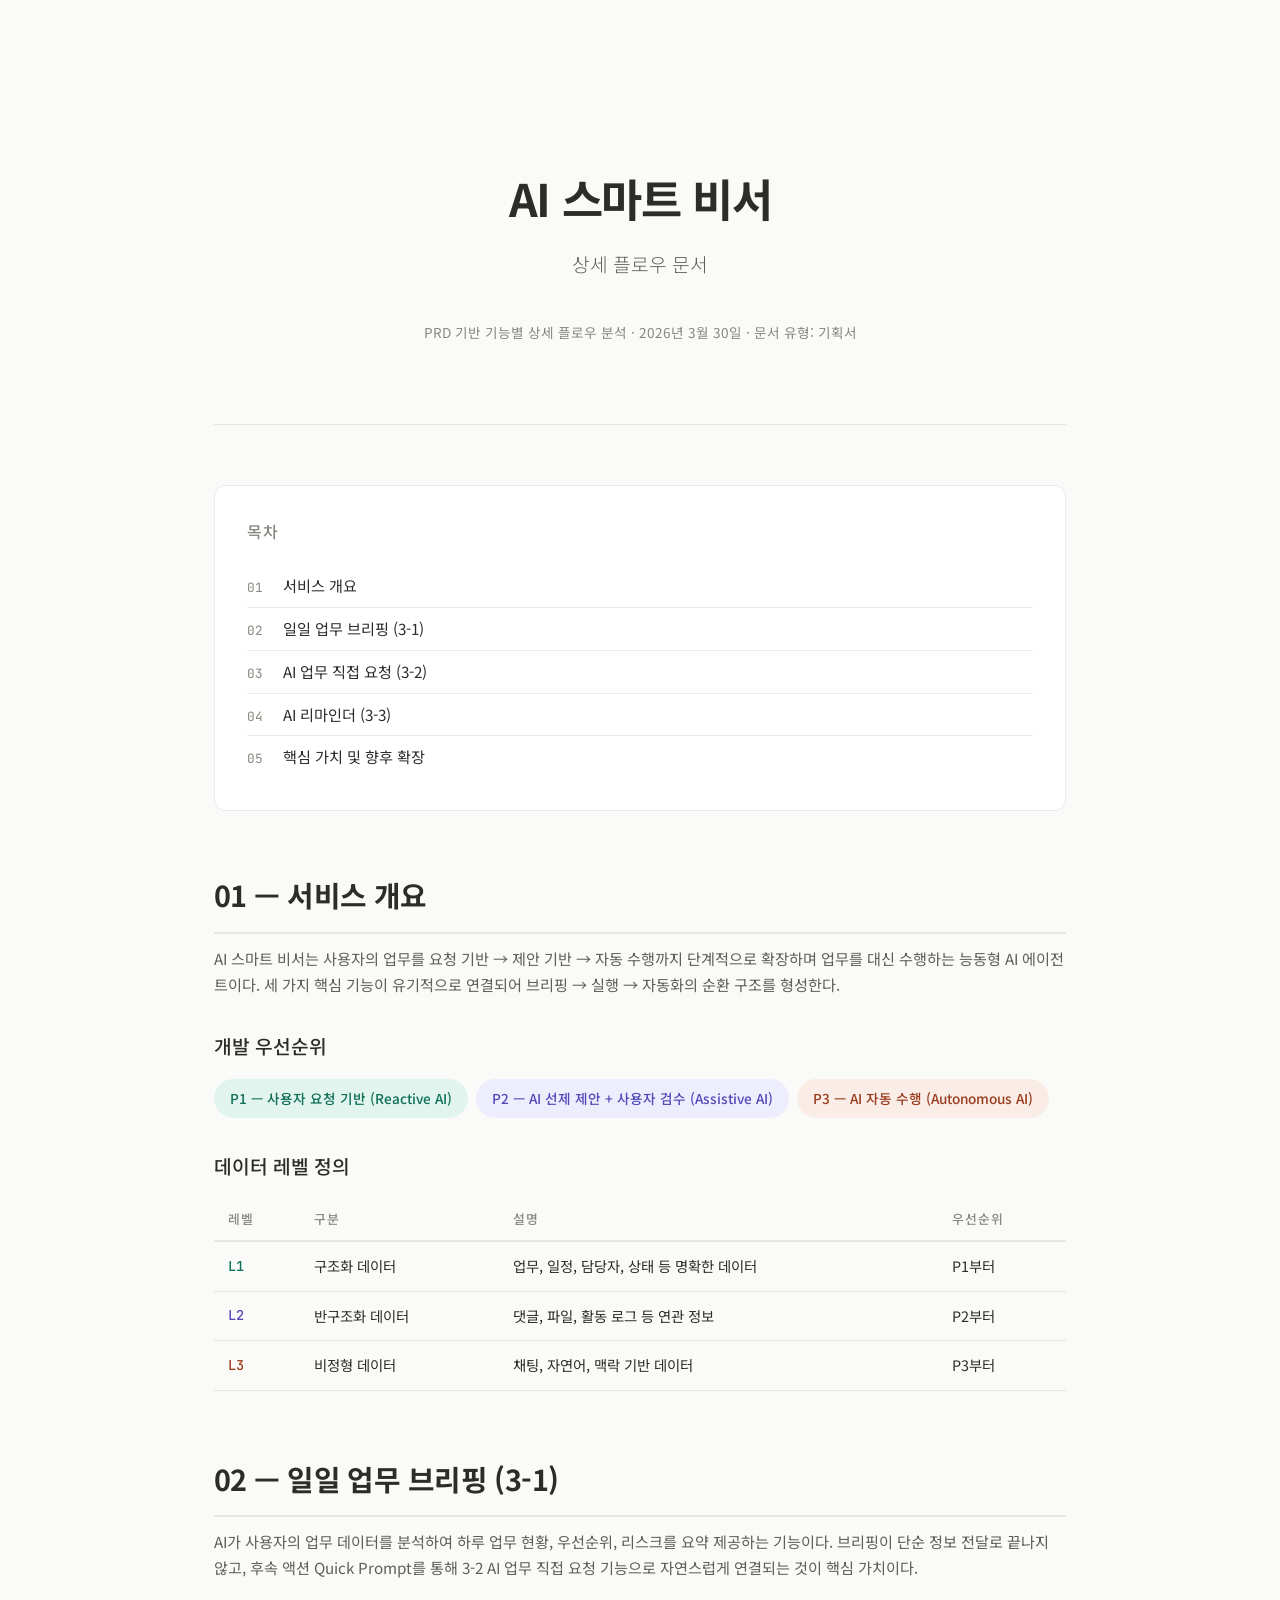
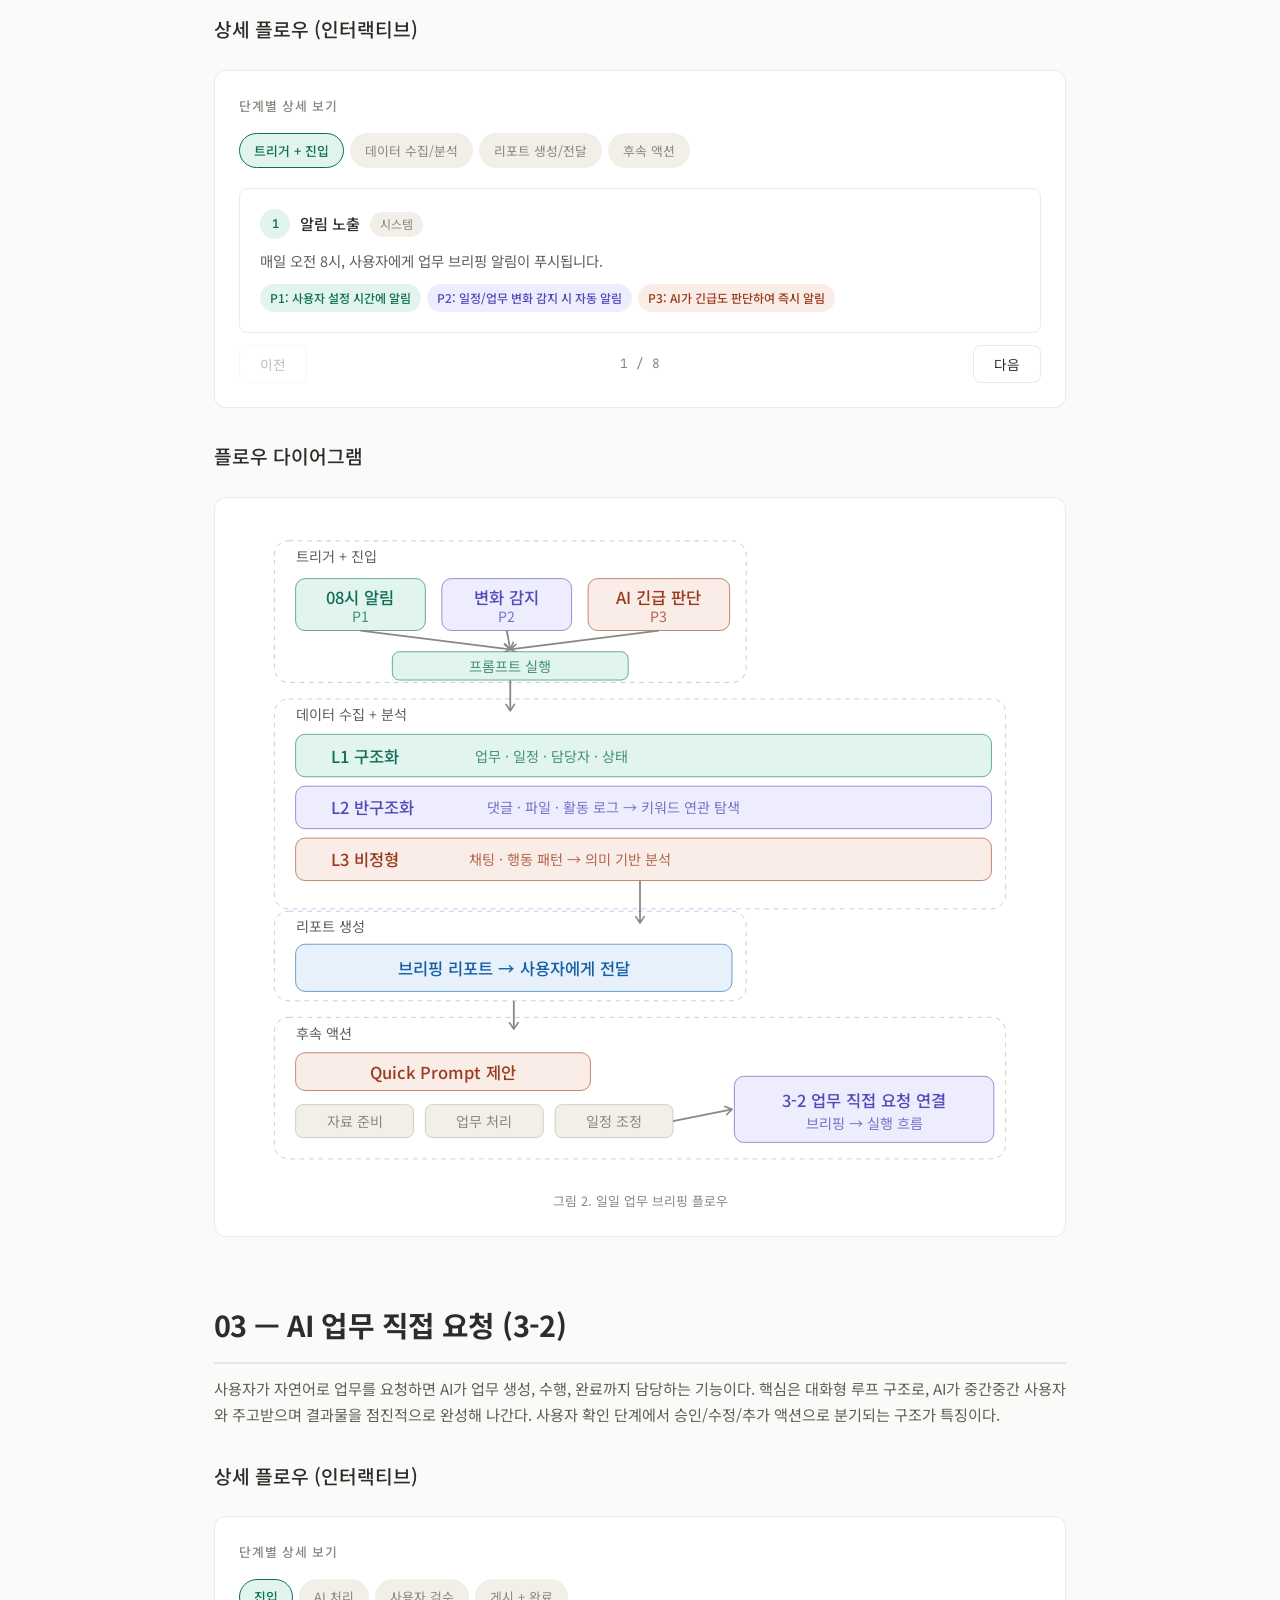
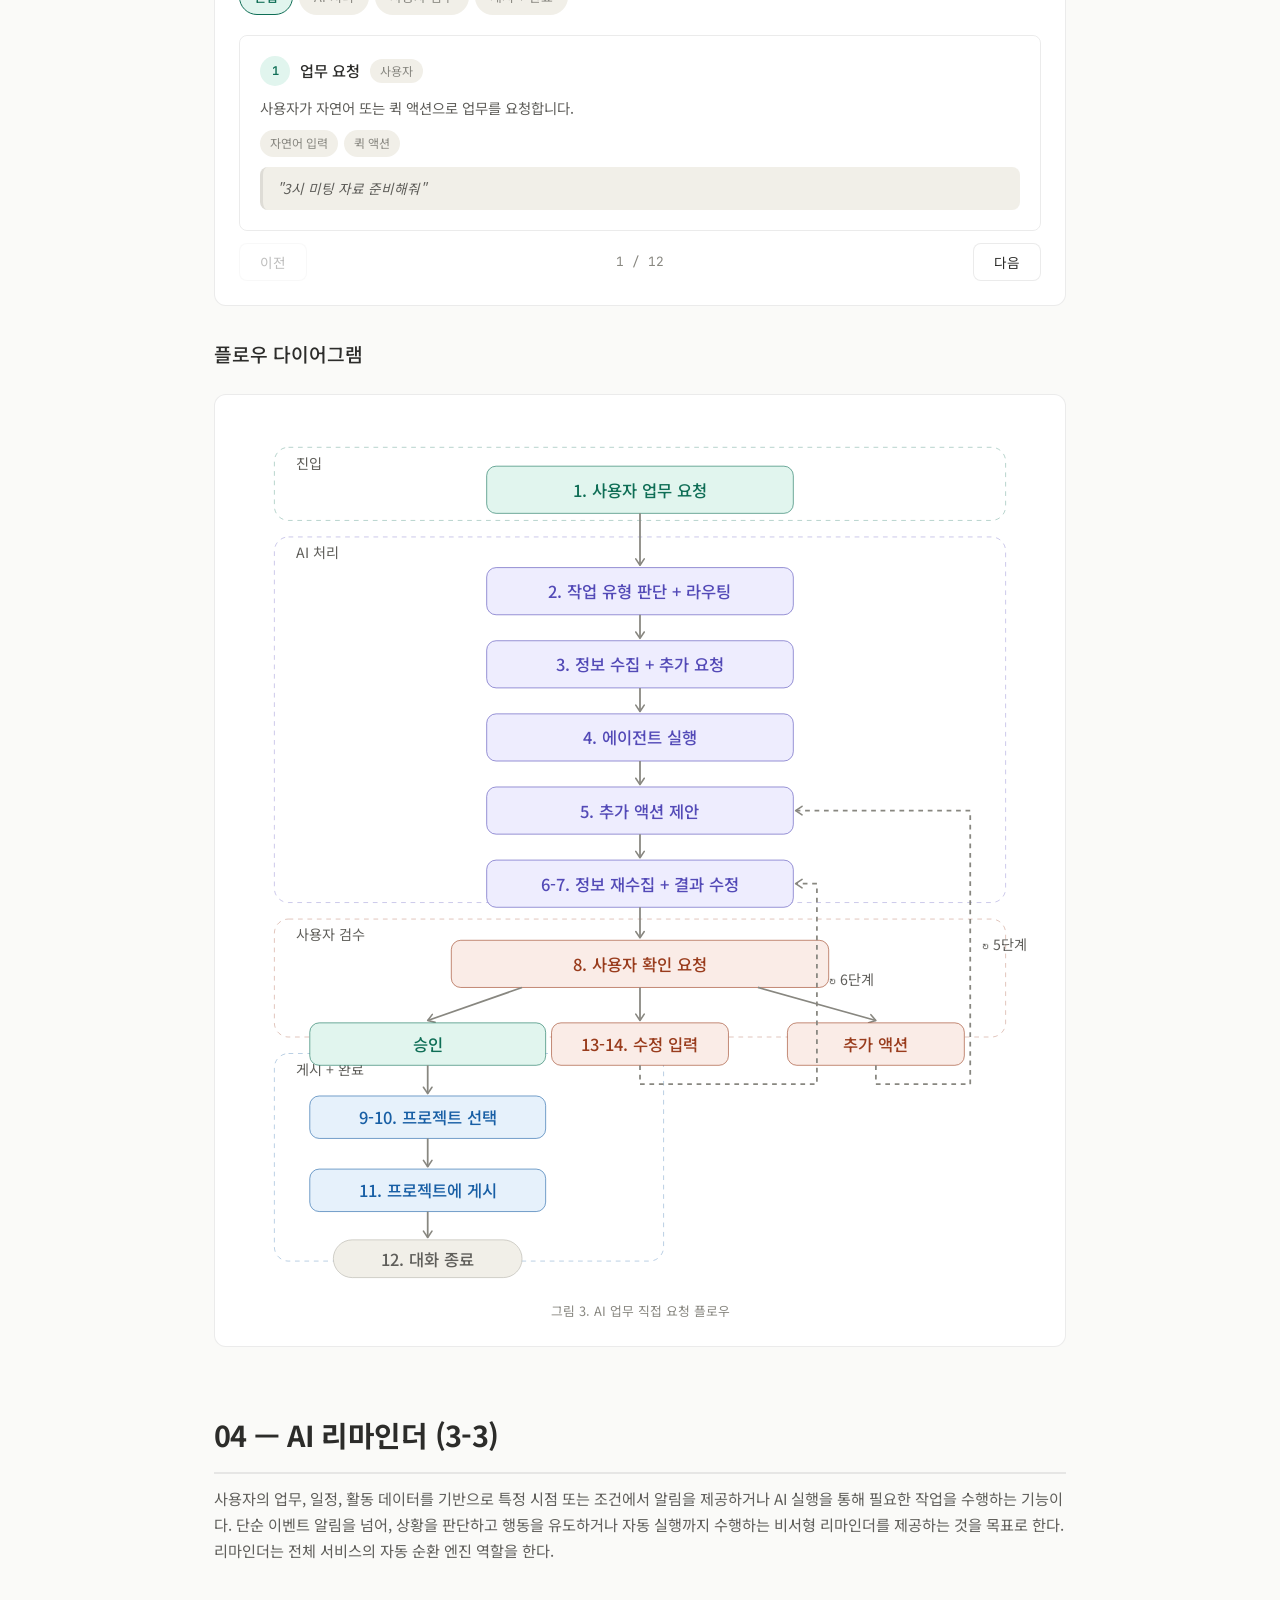
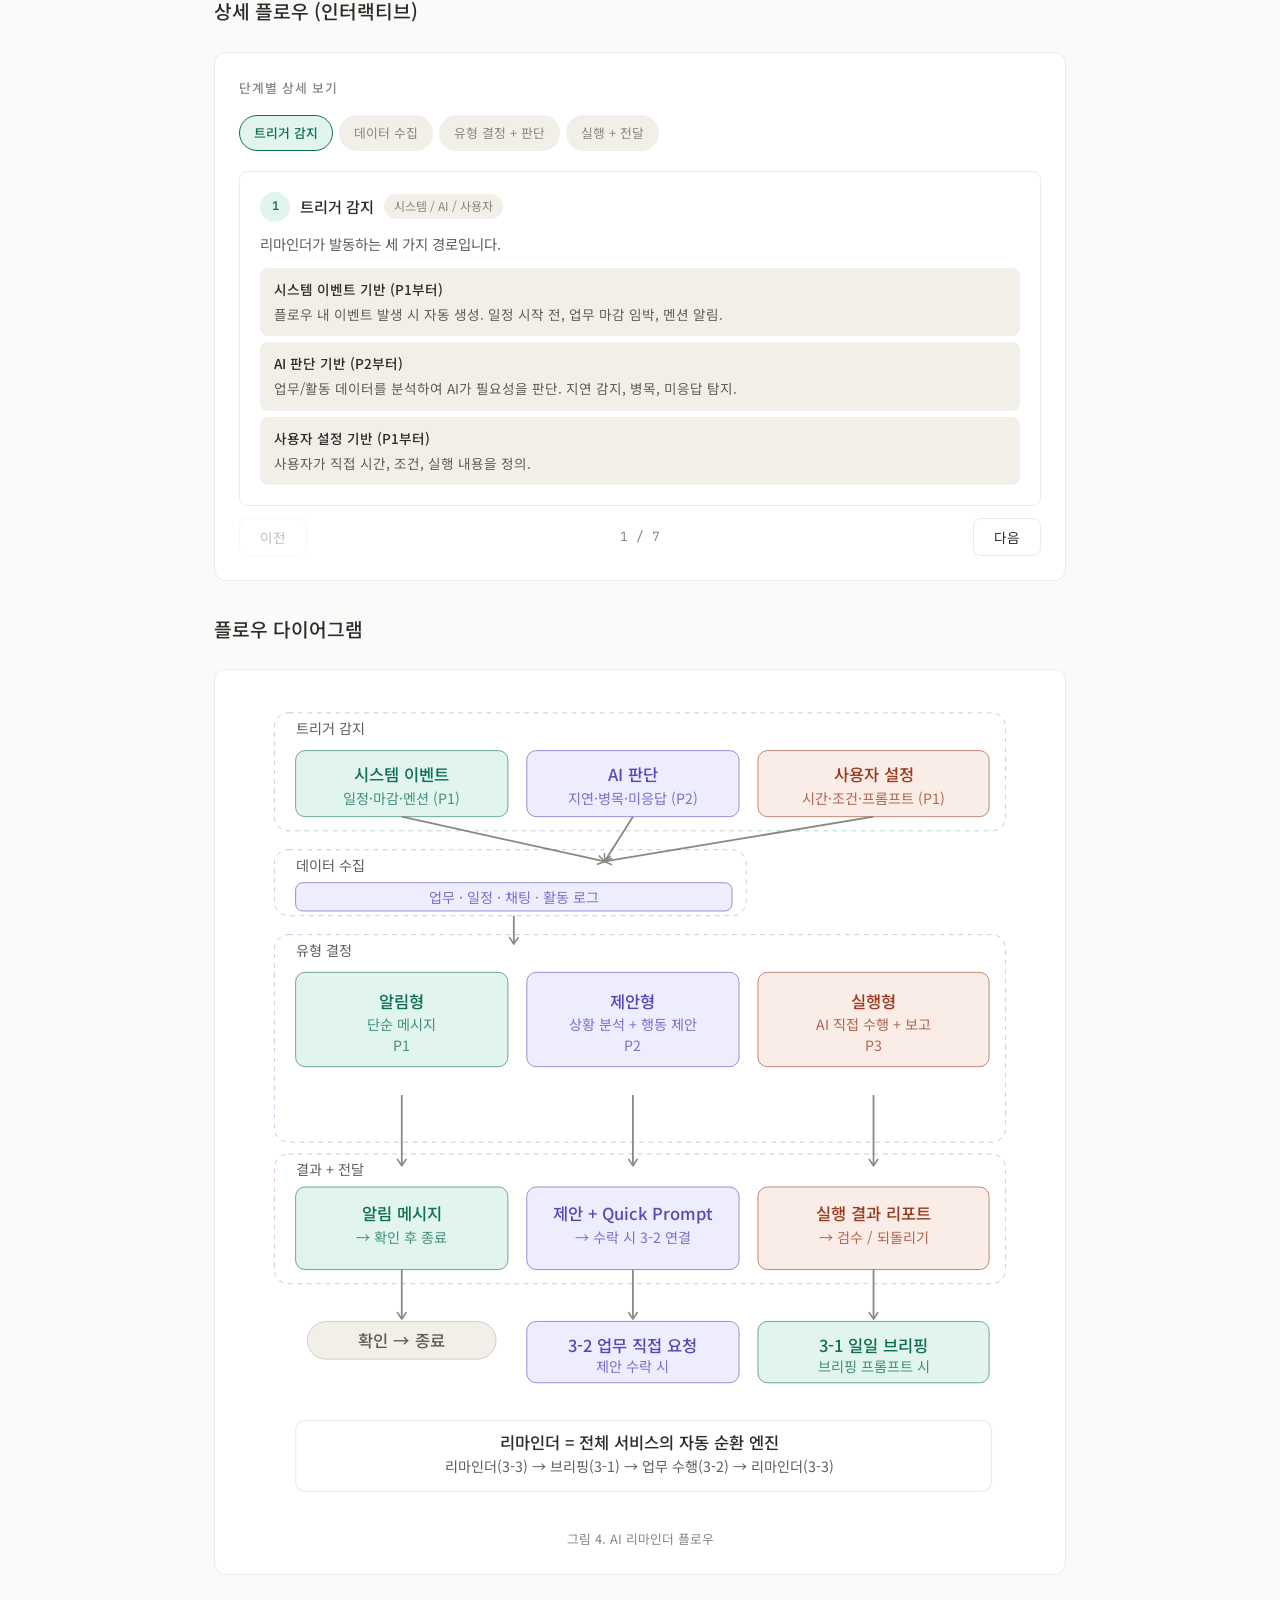
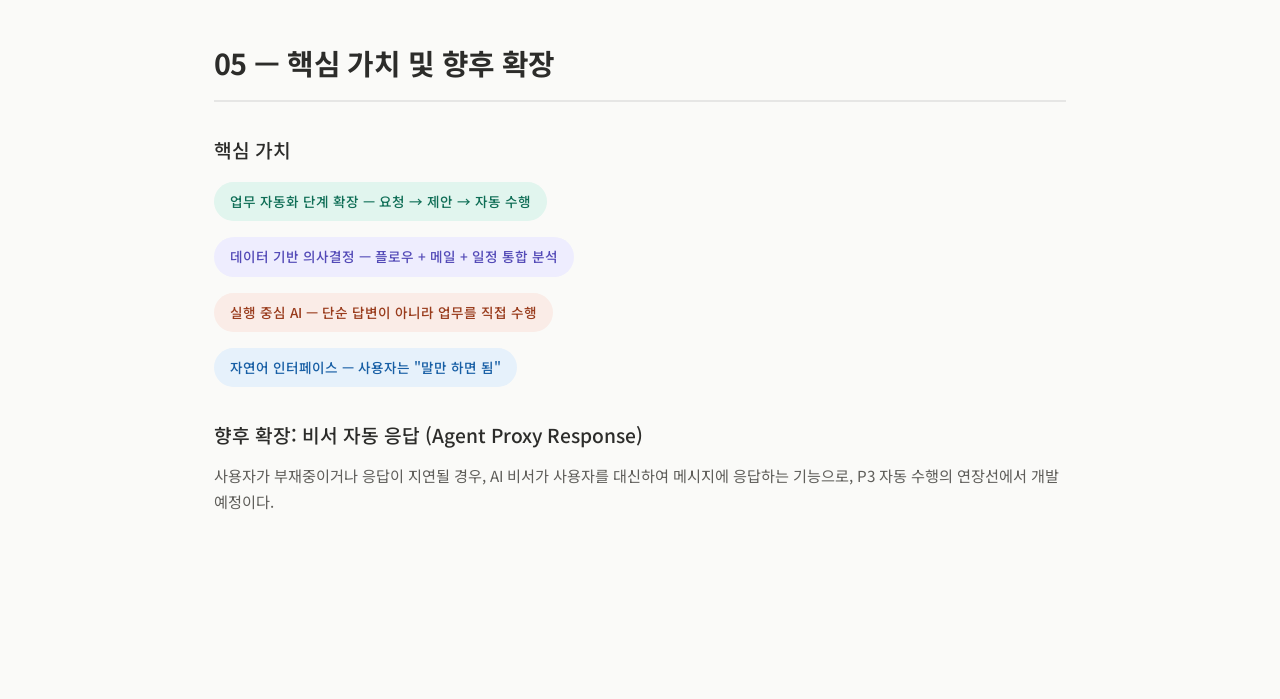
<file: assistant/flowchart/index.html>
<!DOCTYPE html>
<html lang="ko">
<head>
<meta charset="UTF-8">
<meta name="viewport" content="width=device-width, initial-scale=1.0">
<title>AI 스마트 비서 — 상세 플로우 문서</title>
<link href="https://fonts.googleapis.com/css2?family=Noto+Sans+KR:wght@300;400;500;700&family=JetBrains+Mono:wght@400;500&display=swap" rel="stylesheet">
<style>
:root {
  --teal: #0F6E56; --teal-bg: #E1F5EE; --teal-50: #E1F5EE; --teal-200: #5DCAA5; --teal-800: #085041;
  --purple: #534AB7; --purple-bg: #EEEDFE; --purple-50: #EEEDFE; --purple-200: #AFA9EC; --purple-800: #3C3489;
  --coral: #993C1D; --coral-bg: #FAECE7; --coral-50: #FAECE7; --coral-200: #F0997B; --coral-800: #712B13;
  --blue: #185FA5; --blue-bg: #E6F1FB; --blue-200: #85B7EB; --blue-800: #0C447C;
  --gray: #5F5E5A; --gray-bg: #F1EFE8; --gray-200: #B4B2A9; --gray-800: #2C2C2A;
  --bg: #FAFAF8; --surface: #FFFFFF; --text: #2C2C2A; --text2: #5F5E5A; --text3: #888780;
  --border: rgba(0,0,0,0.08); --radius: 12px; --radius-sm: 8px;
  --font: 'Noto Sans KR', -apple-system, sans-serif;
  --mono: 'JetBrains Mono', monospace;
}
@media (prefers-color-scheme: dark) {
  :root {
    --teal: #5DCAA5; --teal-bg: #0a3028; --teal-800: #9FE1CB;
    --purple: #AFA9EC; --purple-bg: #2a2660; --purple-800: #CECBF6;
    --coral: #F0997B; --coral-bg: #4a1b0c; --coral-800: #F5C4B3;
    --blue: #85B7EB; --blue-bg: #0c2a44; --blue-800: #B5D4F4;
    --gray: #B4B2A9; --gray-bg: #333330; --gray-800: #D3D1C7;
    --bg: #1a1a18; --surface: #242422; --text: #e8e6dd; --text2: #b4b2a9; --text3: #888780;
    --border: rgba(255,255,255,0.08);
  }
}
*, *::before, *::after { box-sizing: border-box; margin: 0; padding: 0; }
html { scroll-behavior: smooth; }
body { font-family: var(--font); background: var(--bg); color: var(--text); line-height: 1.7; -webkit-font-smoothing: antialiased; }

/* Layout */
.doc { max-width: 900px; margin: 0 auto; padding: 40px 24px 120px; }
@media (max-width: 640px) { .doc { padding: 24px 16px 80px; } }

/* Cover */
.cover { text-align: center; padding: 120px 0 80px; border-bottom: 1px solid var(--border); margin-bottom: 60px; }
.cover h1 { font-size: 2.8rem; font-weight: 700; letter-spacing: -0.03em; margin-bottom: 12px; }
.cover .sub { font-size: 1.2rem; color: var(--text2); font-weight: 300; margin-bottom: 40px; }
.cover .meta { font-size: 0.85rem; color: var(--text3); }

/* TOC */
.toc { background: var(--surface); border: 1px solid var(--border); border-radius: var(--radius); padding: 32px; margin-bottom: 60px; }
.toc h2 { font-size: 1rem; font-weight: 500; color: var(--text3); text-transform: uppercase; letter-spacing: 0.08em; margin-bottom: 20px; }
.toc a { display: flex; align-items: baseline; gap: 8px; padding: 8px 0; text-decoration: none; color: var(--text); border-bottom: 1px solid var(--border); transition: color .2s; font-size: 0.95rem; }
.toc a:last-child { border-bottom: none; }
.toc a:hover { color: var(--purple); }
.toc .num { font-family: var(--mono); font-size: 0.8rem; color: var(--text3); min-width: 28px; }

/* Section headers */
.section { margin-bottom: 64px; scroll-margin-top: 40px; }
.section > h2 { font-size: 1.8rem; font-weight: 700; letter-spacing: -0.02em; margin-bottom: 12px; padding-bottom: 12px; border-bottom: 2px solid var(--border); }
.section > h3 { font-size: 1.2rem; font-weight: 500; margin: 32px 0 12px; color: var(--text); }
.section > p { color: var(--text2); font-size: 0.95rem; margin-bottom: 16px; }

/* Priority pills */
.pri-row { display: flex; flex-wrap: wrap; gap: 8px; margin: 16px 0; }
.pri { padding: 8px 16px; border-radius: 99px; font-size: 0.85rem; font-weight: 500; }
.pri.p1 { background: var(--teal-bg); color: var(--teal); }
.pri.p2 { background: var(--purple-bg); color: var(--purple); }
.pri.p3 { background: var(--coral-bg); color: var(--coral); }

/* Data level table */
.dl-table { width: 100%; border-collapse: collapse; margin: 16px 0 24px; }
.dl-table th { text-align: left; padding: 10px 14px; font-size: 0.8rem; font-weight: 500; color: var(--text3); text-transform: uppercase; letter-spacing: 0.06em; border-bottom: 2px solid var(--border); }
.dl-table td { padding: 12px 14px; font-size: 0.9rem; border-bottom: 1px solid var(--border); }
.dl-table .lvl { font-family: var(--mono); font-weight: 500; font-size: 0.85rem; }
.dl-table .lvl.l1 { color: var(--teal); }
.dl-table .lvl.l2 { color: var(--purple); }
.dl-table .lvl.l3 { color: var(--coral); }

/* SVG container */
.flow-container { background: var(--surface); border: 1px solid var(--border); border-radius: var(--radius); padding: 24px; margin: 24px 0; overflow-x: auto; }
.flow-container svg { display: block; max-width: 100%; height: auto; }
.flow-label { font-size: 0.8rem; color: var(--text3); text-align: center; margin-top: 8px; }

/* Stepper */
.stepper { background: var(--surface); border: 1px solid var(--border); border-radius: var(--radius); padding: 24px; margin: 24px 0; }
.stepper-title { font-size: 0.8rem; font-weight: 500; color: var(--text3); text-transform: uppercase; letter-spacing: 0.06em; margin-bottom: 16px; }
.phase-bar { display: flex; gap: 6px; margin-bottom: 20px; flex-wrap: wrap; }
.phase-pill { padding: 6px 14px; border-radius: 99px; font-size: 0.8rem; cursor: pointer; border: 1px solid transparent; transition: all .2s; font-weight: 400; color: var(--text3); background: var(--gray-bg); user-select: none; }
.phase-pill.active { font-weight: 500; }
.phase-pill[data-c="teal"].active { background: var(--teal-bg); color: var(--teal); border-color: var(--teal); }
.phase-pill[data-c="purple"].active { background: var(--purple-bg); color: var(--purple); border-color: var(--purple); }
.phase-pill[data-c="blue"].active { background: var(--blue-bg); color: var(--blue); border-color: var(--blue); }
.phase-pill[data-c="coral"].active { background: var(--coral-bg); color: var(--coral); border-color: var(--coral); }

.step-card { border: 1px solid var(--border); border-radius: var(--radius-sm); padding: 20px; margin-bottom: 12px; animation: fadeIn .25s ease; }
@keyframes fadeIn { from { opacity: 0; transform: translateY(6px); } to { opacity: 1; transform: translateY(0); } }
.step-hdr { display: flex; align-items: center; gap: 10px; margin-bottom: 10px; flex-wrap: wrap; }
.step-n { width: 30px; height: 30px; border-radius: 50%; display: flex; align-items: center; justify-content: center; font-size: 0.75rem; font-weight: 600; flex-shrink: 0; font-family: var(--mono); }
.step-n.teal { background: var(--teal-bg); color: var(--teal); }
.step-n.purple { background: var(--purple-bg); color: var(--purple); }
.step-n.blue { background: var(--blue-bg); color: var(--blue); }
.step-n.coral { background: var(--coral-bg); color: var(--coral); }
.step-t { font-size: 0.95rem; font-weight: 500; }
.step-who { font-size: 0.75rem; padding: 2px 10px; border-radius: 99px; background: var(--gray-bg); color: var(--text3); }
.step-body { font-size: 0.9rem; color: var(--text2); line-height: 1.7; }
.step-detail { font-size: 0.82rem; color: var(--text3); margin-top: 6px; line-height: 1.6; }
.step-tags { display: flex; flex-wrap: wrap; gap: 6px; margin-top: 10px; }
.step-tag { font-size: 0.75rem; padding: 3px 10px; border-radius: 99px; background: var(--gray-bg); color: var(--text3); }
.step-example { margin-top: 10px; padding: 10px 14px; border-radius: var(--radius-sm); border-left: 3px solid var(--border); background: var(--gray-bg); font-size: 0.85rem; color: var(--text2); font-style: italic; white-space: pre-line; }
.step-branch { margin-top: 12px; display: flex; flex-direction: column; gap: 6px; }
.branch-item { padding: 10px 14px; border-radius: var(--radius-sm); background: var(--gray-bg); font-size: 0.85rem; }
.branch-item strong { font-weight: 500; color: var(--text); }
.branch-item .desc { color: var(--text2); margin-top: 2px; }
.step-lvl { margin-top: 12px; display: flex; flex-direction: column; gap: 6px; }
.lvl-row { display: flex; align-items: center; gap: 8px; padding: 8px 12px; border-radius: var(--radius-sm); background: var(--gray-bg); }
.lvl-badge { font-size: 0.7rem; font-weight: 600; padding: 2px 8px; border-radius: 6px; font-family: var(--mono); flex-shrink: 0; }
.lvl-badge.l1 { background: var(--teal-bg); color: var(--teal); }
.lvl-badge.l2 { background: var(--purple-bg); color: var(--purple); }
.lvl-badge.l3 { background: var(--coral-bg); color: var(--coral); }
.lvl-text { font-size: 0.82rem; color: var(--text2); }
.lvl-text strong { font-weight: 500; color: var(--text); }
.pri-badges { display: flex; gap: 6px; margin-top: 10px; flex-wrap: wrap; }
.pri-badge { font-size: 0.75rem; padding: 4px 10px; border-radius: 99px; font-weight: 500; }
.pri-badge.p1 { background: var(--teal-bg); color: var(--teal); }
.pri-badge.p2 { background: var(--purple-bg); color: var(--purple); }
.pri-badge.p3 { background: var(--coral-bg); color: var(--coral); }
.step-settings { width: 100%; border-collapse: collapse; margin-top: 12px; }
.step-settings th, .step-settings td { padding: 6px 10px; font-size: 0.82rem; text-align: left; border-bottom: 1px solid var(--border); }
.step-settings th { font-weight: 500; color: var(--text); background: var(--gray-bg); }
.step-settings td { color: var(--text2); }

.nav-row { display: flex; justify-content: space-between; align-items: center; margin-top: 8px; }
.nav-btn { padding: 8px 20px; border-radius: var(--radius-sm); border: 1px solid var(--border); background: var(--surface); color: var(--text); font-size: 0.85rem; cursor: pointer; font-family: var(--font); transition: all .2s; }
.nav-btn:hover:not(:disabled) { border-color: var(--purple); color: var(--purple); }
.nav-btn:disabled { opacity: .3; cursor: default; }
.nav-ctr { font-size: 0.8rem; color: var(--text3); font-family: var(--mono); }

/* SVG theme classes (replicating the visualizer system) */
svg .t { font-family: 'Noto Sans KR', sans-serif; font-size: 14px; fill: var(--text); }
svg .ts { font-family: 'Noto Sans KR', sans-serif; font-size: 12px; fill: var(--text2); }
svg .th { font-family: 'Noto Sans KR', sans-serif; font-size: 14px; font-weight: 500; fill: var(--text); }

svg .c-teal rect { fill: var(--teal-bg); stroke: var(--teal); }
svg .c-teal text.th, svg .c-teal text.t { fill: var(--teal); }
svg .c-teal text.ts { fill: var(--teal); opacity: .75; }

svg .c-purple rect { fill: var(--purple-bg); stroke: var(--purple); }
svg .c-purple text.th, svg .c-purple text.t { fill: var(--purple); }
svg .c-purple text.ts { fill: var(--purple); opacity: .75; }

svg .c-coral rect { fill: var(--coral-bg); stroke: var(--coral); }
svg .c-coral text.th, svg .c-coral text.t { fill: var(--coral); }
svg .c-coral text.ts { fill: var(--coral); opacity: .75; }

svg .c-blue rect { fill: var(--blue-bg); stroke: var(--blue); }
svg .c-blue text.th, svg .c-blue text.t { fill: var(--blue); }
svg .c-blue text.ts { fill: var(--blue); opacity: .75; }

svg .c-gray rect { fill: var(--gray-bg); stroke: var(--gray-200); }
svg .c-gray text.th, svg .c-gray text.t { fill: var(--gray); }
svg .c-gray text.ts { fill: var(--text3); }

svg .arr { stroke: var(--text3); stroke-width: 1.5; }
svg line.arr, svg path.arr { fill: none; }

/* Print styles */
@media print {
  .doc { max-width: 100%; padding: 20px; }
  .stepper, .flow-container { break-inside: avoid; }
  .nav-row { display: none; }
}
</style>
</head>
<body>
<div class="doc">

<!-- COVER -->
<div class="cover">
  <h1>AI 스마트 비서</h1>
  <p class="sub">상세 플로우 문서</p>
  <p class="meta">PRD 기반 기능별 상세 플로우 분석 · 2026년 3월 30일 · 문서 유형: 기획서</p>
</div>

<!-- TOC -->
<div class="toc">
  <h2>목차</h2>
  <a href="#s1"><span class="num">01</span> 서비스 개요</a>
  <a href="#s2"><span class="num">02</span> 일일 업무 브리핑 (3-1)</a>
  <a href="#s3"><span class="num">03</span> AI 업무 직접 요청 (3-2)</a>
  <a href="#s4"><span class="num">04</span> AI 리마인더 (3-3)</a>
  <a href="#s5"><span class="num">05</span> 핵심 가치 및 향후 확장</a>
</div>

<!-- ============================== -->
<!-- SECTION 1: OVERVIEW -->
<!-- ============================== -->
<div class="section" id="s1">
<h2>01 — 서비스 개요</h2>
<p>AI 스마트 비서는 사용자의 업무를 요청 기반 → 제안 기반 → 자동 수행까지 단계적으로 확장하며 업무를 대신 수행하는 능동형 AI 에이전트이다. 세 가지 핵심 기능이 유기적으로 연결되어 브리핑 → 실행 → 자동화의 순환 구조를 형성한다.</p>

<h3>개발 우선순위</h3>
<div class="pri-row">
  <span class="pri p1">P1 — 사용자 요청 기반 (Reactive AI)</span>
  <span class="pri p2">P2 — AI 선제 제안 + 사용자 검수 (Assistive AI)</span>
  <span class="pri p3">P3 — AI 자동 수행 (Autonomous AI)</span>
</div>

<h3>데이터 레벨 정의</h3>
<table class="dl-table">
  <thead><tr><th>레벨</th><th>구분</th><th>설명</th><th>우선순위</th></tr></thead>
  <tbody>
    <tr><td class="lvl l1">L1</td><td>구조화 데이터</td><td>업무, 일정, 담당자, 상태 등 명확한 데이터</td><td>P1부터</td></tr>
    <tr><td class="lvl l2">L2</td><td>반구조화 데이터</td><td>댓글, 파일, 활동 로그 등 연관 정보</td><td>P2부터</td></tr>
    <tr><td class="lvl l3">L3</td><td>비정형 데이터</td><td>채팅, 자연어, 맥락 기반 데이터</td><td>P3부터</td></tr>
  </tbody>
</table>


</div>

<!-- ============================== -->
<!-- SECTION 2: DAILY BRIEFING -->
<!-- ============================== -->
<div class="section" id="s2">
<h2>02 — 일일 업무 브리핑 (3-1)</h2>
<p>AI가 사용자의 업무 데이터를 분석하여 하루 업무 현황, 우선순위, 리스크를 요약 제공하는 기능이다. 브리핑이 단순 정보 전달로 끝나지 않고, 후속 액션 Quick Prompt를 통해 3-2 AI 업무 직접 요청 기능으로 자연스럽게 연결되는 것이 핵심 가치이다.</p>

<h3>상세 플로우 (인터랙티브)</h3>
<div class="stepper" id="stepper-briefing"></div>

<h3>플로우 다이어그램</h3>
<div class="flow-container">
<svg width="100%" viewBox="0 0 680 560">
<defs><marker id="a2" viewBox="0 0 10 10" refX="8" refY="5" markerWidth="6" markerHeight="6" orient="auto-start-reverse"><path d="M2 1L8 5L2 9" fill="none" stroke="context-stroke" stroke-width="1.5" stroke-linecap="round" stroke-linejoin="round"/></marker></defs>
<rect x="30" y="16" width="400" height="120" rx="12" fill="none" stroke="var(--teal)" stroke-width="0.5" stroke-dasharray="4 4" opacity="0.5"/>
<text class="ts" x="48" y="34" fill="var(--teal)">트리거 + 진입</text>
<g class="c-teal"><rect x="48" y="48" width="110" height="44" rx="8" stroke-width="0.5"/><text class="th" x="103" y="64" text-anchor="middle" dominant-baseline="central">08시 알림</text><text class="ts" x="103" y="80" text-anchor="middle" dominant-baseline="central">P1</text></g>
<g class="c-purple"><rect x="172" y="48" width="110" height="44" rx="8" stroke-width="0.5"/><text class="th" x="227" y="64" text-anchor="middle" dominant-baseline="central">변화 감지</text><text class="ts" x="227" y="80" text-anchor="middle" dominant-baseline="central">P2</text></g>
<g class="c-coral"><rect x="296" y="48" width="120" height="44" rx="8" stroke-width="0.5"/><text class="th" x="356" y="64" text-anchor="middle" dominant-baseline="central">AI 긴급 판단</text><text class="ts" x="356" y="80" text-anchor="middle" dominant-baseline="central">P3</text></g>
<line x1="103" y1="92" x2="230" y2="108" class="arr" marker-end="url(#a2)"/><line x1="227" y1="92" x2="230" y2="108" class="arr" marker-end="url(#a2)"/><line x1="356" y1="92" x2="230" y2="108" class="arr" marker-end="url(#a2)"/>
<g class="c-teal"><rect x="130" y="110" width="200" height="24" rx="6" stroke-width="0.5"/><text class="ts" x="230" y="122" text-anchor="middle" dominant-baseline="central">프롬프트 실행</text></g>
<line x1="230" y1="134" x2="230" y2="160" class="arr" marker-end="url(#a2)"/>
<rect x="30" y="150" width="620" height="178" rx="12" fill="none" stroke="var(--purple)" stroke-width="0.5" stroke-dasharray="4 4" opacity="0.5"/>
<text class="ts" x="48" y="168" fill="var(--purple)">데이터 수집 + 분석</text>
<g class="c-teal"><rect x="48" y="180" width="590" height="36" rx="8" stroke-width="0.5"/><text class="th" x="78" y="198" dominant-baseline="central">L1 구조화</text><text class="ts" x="200" y="198" dominant-baseline="central">업무 · 일정 · 담당자 · 상태</text></g>
<g class="c-purple"><rect x="48" y="224" width="590" height="36" rx="8" stroke-width="0.5"/><text class="th" x="78" y="242" dominant-baseline="central">L2 반구조화</text><text class="ts" x="210" y="242" dominant-baseline="central">댓글 · 파일 · 활동 로그 → 키워드 연관 탐색</text></g>
<g class="c-coral"><rect x="48" y="268" width="590" height="36" rx="8" stroke-width="0.5"/><text class="th" x="78" y="286" dominant-baseline="central">L3 비정형</text><text class="ts" x="195" y="286" dominant-baseline="central">채팅 · 행동 패턴 → 의미 기반 분석</text></g>
<line x1="340" y1="304" x2="340" y2="340" class="arr" marker-end="url(#a2)"/>
<rect x="30" y="330" width="400" height="76" rx="12" fill="none" stroke="var(--blue)" stroke-width="0.5" stroke-dasharray="4 4" opacity="0.5"/>
<text class="ts" x="48" y="348" fill="var(--blue)">리포트 생성</text>
<g class="c-blue"><rect x="48" y="358" width="370" height="40" rx="8" stroke-width="0.5"/><text class="th" x="233" y="378" text-anchor="middle" dominant-baseline="central">브리핑 리포트 → 사용자에게 전달</text></g>
<line x1="233" y1="406" x2="233" y2="430" class="arr" marker-end="url(#a2)"/>
<rect x="30" y="420" width="620" height="120" rx="12" fill="none" stroke="var(--coral)" stroke-width="0.5" stroke-dasharray="4 4" opacity="0.5"/>
<text class="ts" x="48" y="438" fill="var(--coral)">후속 액션</text>
<g class="c-coral"><rect x="48" y="450" width="250" height="32" rx="8" stroke-width="0.5"/><text class="th" x="173" y="466" text-anchor="middle" dominant-baseline="central">Quick Prompt 제안</text></g>
<g class="c-gray"><rect x="48" y="494" width="100" height="28" rx="6" stroke-width="0.5"/><text class="ts" x="98" y="508" text-anchor="middle" dominant-baseline="central">자료 준비</text></g>
<g class="c-gray"><rect x="158" y="494" width="100" height="28" rx="6" stroke-width="0.5"/><text class="ts" x="208" y="508" text-anchor="middle" dominant-baseline="central">업무 처리</text></g>
<g class="c-gray"><rect x="268" y="494" width="100" height="28" rx="6" stroke-width="0.5"/><text class="ts" x="318" y="508" text-anchor="middle" dominant-baseline="central">일정 조정</text></g>
<g class="c-purple"><rect x="420" y="470" width="220" height="56" rx="8" stroke-width="0.5"/><text class="th" x="530" y="490" text-anchor="middle" dominant-baseline="central">3-2 업무 직접 요청 연결</text><text class="ts" x="530" y="510" text-anchor="middle" dominant-baseline="central">브리핑 → 실행 흐름</text></g>
<line x1="368" y1="508" x2="418" y2="498" class="arr" marker-end="url(#a2)"/>
</svg>
<p class="flow-label">그림 2. 일일 업무 브리핑 플로우</p>
</div>
</div>

<!-- ============================== -->
<!-- SECTION 3: AI TASK REQUEST -->
<!-- ============================== -->
<div class="section" id="s3">
<h2>03 — AI 업무 직접 요청 (3-2)</h2>
<p>사용자가 자연어로 업무를 요청하면 AI가 업무 생성, 수행, 완료까지 담당하는 기능이다. 핵심은 대화형 루프 구조로, AI가 중간중간 사용자와 주고받으며 결과물을 점진적으로 완성해 나간다. 사용자 확인 단계에서 승인/수정/추가 액션으로 분기되는 구조가 특징이다.</p>

<h3>상세 플로우 (인터랙티브)</h3>
<div class="stepper" id="stepper-task"></div>

<h3>플로우 다이어그램</h3>
<div class="flow-container">
<svg width="100%" viewBox="0 0 680 740">
<defs><marker id="a3" viewBox="0 0 10 10" refX="8" refY="5" markerWidth="6" markerHeight="6" orient="auto-start-reverse"><path d="M2 1L8 5L2 9" fill="none" stroke="context-stroke" stroke-width="1.5" stroke-linecap="round" stroke-linejoin="round"/></marker></defs>
<rect x="30" y="24" width="620" height="62" rx="12" fill="none" stroke="var(--teal)" stroke-width="0.5" stroke-dasharray="4 4" opacity="0.5"/><text class="ts" x="48" y="42" fill="var(--teal)">진입</text>
<rect x="30" y="100" width="620" height="310" rx="12" fill="none" stroke="var(--purple)" stroke-width="0.5" stroke-dasharray="4 4" opacity="0.5"/><text class="ts" x="48" y="118" fill="var(--purple)">AI 처리</text>
<rect x="30" y="424" width="620" height="100" rx="12" fill="none" stroke="var(--coral)" stroke-width="0.5" stroke-dasharray="4 4" opacity="0.5"/><text class="ts" x="48" y="442" fill="var(--coral)">사용자 검수</text>
<rect x="30" y="538" width="330" height="176" rx="12" fill="none" stroke="var(--blue)" stroke-width="0.5" stroke-dasharray="4 4" opacity="0.5"/><text class="ts" x="48" y="556" fill="var(--blue)">게시 + 완료</text>
<g class="c-teal"><rect x="210" y="40" width="260" height="40" rx="8" stroke-width="0.5"/><text class="th" x="340" y="60" text-anchor="middle" dominant-baseline="central">1. 사용자 업무 요청</text></g>
<line x1="340" y1="80" x2="340" y2="124" class="arr" marker-end="url(#a3)"/>
<g class="c-purple"><rect x="210" y="126" width="260" height="40" rx="8" stroke-width="0.5"/><text class="th" x="340" y="146" text-anchor="middle" dominant-baseline="central">2. 작업 유형 판단 + 라우팅</text></g>
<line x1="340" y1="166" x2="340" y2="186" class="arr" marker-end="url(#a3)"/>
<g class="c-purple"><rect x="210" y="188" width="260" height="40" rx="8" stroke-width="0.5"/><text class="th" x="340" y="208" text-anchor="middle" dominant-baseline="central">3. 정보 수집 + 추가 요청</text></g>
<line x1="340" y1="228" x2="340" y2="248" class="arr" marker-end="url(#a3)"/>
<g class="c-purple"><rect x="210" y="250" width="260" height="40" rx="8" stroke-width="0.5"/><text class="th" x="340" y="270" text-anchor="middle" dominant-baseline="central">4. 에이전트 실행</text></g>
<line x1="340" y1="290" x2="340" y2="310" class="arr" marker-end="url(#a3)"/>
<g class="c-purple"><rect x="210" y="312" width="260" height="40" rx="8" stroke-width="0.5"/><text class="th" x="340" y="332" text-anchor="middle" dominant-baseline="central">5. 추가 액션 제안</text></g>
<line x1="340" y1="352" x2="340" y2="372" class="arr" marker-end="url(#a3)"/>
<g class="c-purple"><rect x="210" y="374" width="260" height="40" rx="8" stroke-width="0.5"/><text class="th" x="340" y="394" text-anchor="middle" dominant-baseline="central">6-7. 정보 재수집 + 결과 수정</text></g>
<line x1="340" y1="414" x2="340" y2="440" class="arr" marker-end="url(#a3)"/>
<g class="c-coral"><rect x="180" y="442" width="320" height="40" rx="8" stroke-width="0.5"/><text class="th" x="340" y="462" text-anchor="middle" dominant-baseline="central">8. 사용자 확인 요청</text></g>
<line x1="240" y1="482" x2="160" y2="510" class="arr" marker-end="url(#a3)"/><line x1="340" y1="482" x2="340" y2="510" class="arr" marker-end="url(#a3)"/><line x1="440" y1="482" x2="540" y2="510" class="arr" marker-end="url(#a3)"/>
<g class="c-teal"><rect x="60" y="512" width="200" height="36" rx="8" stroke-width="0.5"/><text class="th" x="160" y="530" text-anchor="middle" dominant-baseline="central">승인</text></g>
<g class="c-coral"><rect x="265" y="512" width="150" height="36" rx="8" stroke-width="0.5"/><text class="th" x="340" y="530" text-anchor="middle" dominant-baseline="central">13-14. 수정 입력</text></g>
<g class="c-coral"><rect x="465" y="512" width="150" height="36" rx="8" stroke-width="0.5"/><text class="th" x="540" y="530" text-anchor="middle" dominant-baseline="central">추가 액션</text></g>
<path d="M340 548 L340 564 L490 564 L490 394 L472 394" fill="none" class="arr" stroke-dasharray="4 4" marker-end="url(#a3)"/><text class="ts" x="500" y="480">↻ 6단계</text>
<path d="M540 548 L540 564 L620 564 L620 332 L472 332" fill="none" class="arr" stroke-dasharray="4 4" marker-end="url(#a3)"/><text class="ts" x="630" y="450">↻ 5단계</text>
<line x1="160" y1="548" x2="160" y2="572" class="arr" marker-end="url(#a3)"/>
<g class="c-blue"><rect x="60" y="574" width="200" height="36" rx="8" stroke-width="0.5"/><text class="th" x="160" y="592" text-anchor="middle" dominant-baseline="central">9-10. 프로젝트 선택</text></g>
<line x1="160" y1="610" x2="160" y2="634" class="arr" marker-end="url(#a3)"/>
<g class="c-blue"><rect x="60" y="636" width="200" height="36" rx="8" stroke-width="0.5"/><text class="th" x="160" y="654" text-anchor="middle" dominant-baseline="central">11. 프로젝트에 게시</text></g>
<line x1="160" y1="672" x2="160" y2="694" class="arr" marker-end="url(#a3)"/>
<g class="c-gray"><rect x="80" y="696" width="160" height="32" rx="16" stroke-width="0.5"/><text class="th" x="160" y="712" text-anchor="middle" dominant-baseline="central">12. 대화 종료</text></g>
</svg>
<p class="flow-label">그림 3. AI 업무 직접 요청 플로우</p>
</div>
</div>

<!-- ============================== -->
<!-- SECTION 4: AI REMINDER -->
<!-- ============================== -->
<div class="section" id="s4">
<h2>04 — AI 리마인더 (3-3)</h2>
<p>사용자의 업무, 일정, 활동 데이터를 기반으로 특정 시점 또는 조건에서 알림을 제공하거나 AI 실행을 통해 필요한 작업을 수행하는 기능이다. 단순 이벤트 알림을 넘어, 상황을 판단하고 행동을 유도하거나 자동 실행까지 수행하는 비서형 리마인더를 제공하는 것을 목표로 한다. 리마인더는 전체 서비스의 자동 순환 엔진 역할을 한다.</p>

<h3>상세 플로우 (인터랙티브)</h3>
<div class="stepper" id="stepper-reminder"></div>

<h3>플로우 다이어그램</h3>
<div class="flow-container">
<svg width="100%" viewBox="0 0 680 700">
<defs><marker id="a4" viewBox="0 0 10 10" refX="8" refY="5" markerWidth="6" markerHeight="6" orient="auto-start-reverse"><path d="M2 1L8 5L2 9" fill="none" stroke="context-stroke" stroke-width="1.5" stroke-linecap="round" stroke-linejoin="round"/></marker></defs>
<rect x="30" y="16" width="620" height="100" rx="12" fill="none" stroke="var(--teal)" stroke-width="0.5" stroke-dasharray="4 4" opacity="0.5"/><text class="ts" x="48" y="34" fill="var(--teal)">트리거 감지</text>
<g class="c-teal"><rect x="48" y="48" width="180" height="56" rx="8" stroke-width="0.5"/><text class="th" x="138" y="68" text-anchor="middle" dominant-baseline="central">시스템 이벤트</text><text class="ts" x="138" y="88" text-anchor="middle" dominant-baseline="central">일정·마감·멘션 (P1)</text></g>
<g class="c-purple"><rect x="244" y="48" width="180" height="56" rx="8" stroke-width="0.5"/><text class="th" x="334" y="68" text-anchor="middle" dominant-baseline="central">AI 판단</text><text class="ts" x="334" y="88" text-anchor="middle" dominant-baseline="central">지연·병목·미응답 (P2)</text></g>
<g class="c-coral"><rect x="440" y="48" width="196" height="56" rx="8" stroke-width="0.5"/><text class="th" x="538" y="68" text-anchor="middle" dominant-baseline="central">사용자 설정</text><text class="ts" x="538" y="88" text-anchor="middle" dominant-baseline="central">시간·조건·프롬프트 (P1)</text></g>
<line x1="138" y1="104" x2="310" y2="142" class="arr" marker-end="url(#a4)"/><line x1="334" y1="104" x2="310" y2="142" class="arr" marker-end="url(#a4)"/><line x1="538" y1="104" x2="310" y2="142" class="arr" marker-end="url(#a4)"/>
<rect x="30" y="132" width="400" height="56" rx="12" fill="none" stroke="var(--purple)" stroke-width="0.5" stroke-dasharray="4 4" opacity="0.5"/><text class="ts" x="48" y="150" fill="var(--purple)">데이터 수집</text>
<g class="c-purple"><rect x="48" y="160" width="370" height="24" rx="6" stroke-width="0.5"/><text class="ts" x="233" y="172" text-anchor="middle" dominant-baseline="central">업무 · 일정 · 채팅 · 활동 로그</text></g>
<line x1="233" y1="188" x2="233" y2="212" class="arr" marker-end="url(#a4)"/>
<rect x="30" y="204" width="620" height="176" rx="12" fill="none" stroke="var(--blue)" stroke-width="0.5" stroke-dasharray="4 4" opacity="0.5"/><text class="ts" x="48" y="222" fill="var(--blue)">유형 결정</text>
<g class="c-teal"><rect x="48" y="236" width="180" height="80" rx="8" stroke-width="0.5"/><text class="th" x="138" y="260" text-anchor="middle" dominant-baseline="central">알림형</text><text class="ts" x="138" y="280" text-anchor="middle" dominant-baseline="central">단순 메시지</text><text class="ts" x="138" y="298" text-anchor="middle" dominant-baseline="central">P1</text></g>
<g class="c-purple"><rect x="244" y="236" width="180" height="80" rx="8" stroke-width="0.5"/><text class="th" x="334" y="260" text-anchor="middle" dominant-baseline="central">제안형</text><text class="ts" x="334" y="280" text-anchor="middle" dominant-baseline="central">상황 분석 + 행동 제안</text><text class="ts" x="334" y="298" text-anchor="middle" dominant-baseline="central">P2</text></g>
<g class="c-coral"><rect x="440" y="236" width="196" height="80" rx="8" stroke-width="0.5"/><text class="th" x="538" y="260" text-anchor="middle" dominant-baseline="central">실행형</text><text class="ts" x="538" y="280" text-anchor="middle" dominant-baseline="central">AI 직접 수행 + 보고</text><text class="ts" x="538" y="298" text-anchor="middle" dominant-baseline="central">P3</text></g>
<line x1="138" y1="340" x2="138" y2="400" class="arr" marker-end="url(#a4)"/><line x1="334" y1="340" x2="334" y2="400" class="arr" marker-end="url(#a4)"/><line x1="538" y1="340" x2="538" y2="400" class="arr" marker-end="url(#a4)"/>
<rect x="30" y="390" width="620" height="110" rx="12" fill="none" stroke="var(--coral)" stroke-width="0.5" stroke-dasharray="4 4" opacity="0.5"/><text class="ts" x="48" y="408" fill="var(--coral)">결과 + 전달</text>
<g class="c-teal"><rect x="48" y="418" width="180" height="70" rx="8" stroke-width="0.5"/><text class="th" x="138" y="440" text-anchor="middle" dominant-baseline="central">알림 메시지</text><text class="ts" x="138" y="460" text-anchor="middle" dominant-baseline="central">→ 확인 후 종료</text></g>
<g class="c-purple"><rect x="244" y="418" width="180" height="70" rx="8" stroke-width="0.5"/><text class="th" x="334" y="440" text-anchor="middle" dominant-baseline="central">제안 + Quick Prompt</text><text class="ts" x="334" y="460" text-anchor="middle" dominant-baseline="central">→ 수락 시 3-2 연결</text></g>
<g class="c-coral"><rect x="440" y="418" width="196" height="70" rx="8" stroke-width="0.5"/><text class="th" x="538" y="440" text-anchor="middle" dominant-baseline="central">실행 결과 리포트</text><text class="ts" x="538" y="460" text-anchor="middle" dominant-baseline="central">→ 검수 / 되돌리기</text></g>
<line x1="138" y1="488" x2="138" y2="530" class="arr" marker-end="url(#a4)"/>
<line x1="334" y1="488" x2="334" y2="530" class="arr" marker-end="url(#a4)"/>
<line x1="538" y1="488" x2="538" y2="530" class="arr" marker-end="url(#a4)"/>
<g class="c-gray"><rect x="58" y="532" width="160" height="32" rx="16" stroke-width="0.5"/><text class="th" x="138" y="548" text-anchor="middle" dominant-baseline="central">확인 → 종료</text></g>
<g class="c-purple"><rect x="244" y="532" width="180" height="52" rx="8" stroke-width="0.5"/><text class="th" x="334" y="552" text-anchor="middle" dominant-baseline="central">3-2 업무 직접 요청</text><text class="ts" x="334" y="570" text-anchor="middle" dominant-baseline="central">제안 수락 시</text></g>
<g class="c-teal"><rect x="440" y="532" width="196" height="52" rx="8" stroke-width="0.5"/><text class="th" x="538" y="552" text-anchor="middle" dominant-baseline="central">3-1 일일 브리핑</text><text class="ts" x="538" y="570" text-anchor="middle" dominant-baseline="central">브리핑 프롬프트 시</text></g>
<rect x="48" y="616" width="590" height="60" rx="8" fill="none" stroke="var(--border)" stroke-width="1"/>
<text class="th" x="340" y="640" text-anchor="middle">리마인더 = 전체 서비스의 자동 순환 엔진</text>
<text class="ts" x="340" y="660" text-anchor="middle">리마인더(3-3) → 브리핑(3-1) → 업무 수행(3-2) → 리마인더(3-3)</text>
</svg>
<p class="flow-label">그림 4. AI 리마인더 플로우</p>
</div>
</div>

<!-- ============================== -->
<!-- SECTION 5: KEY VALUES -->
<!-- ============================== -->
<div class="section" id="s5">
<h2>05 — 핵심 가치 및 향후 확장</h2>
<h3>핵심 가치</h3>
<div class="pri-row">
  <span class="pri p1">업무 자동화 단계 확장 — 요청 → 제안 → 자동 수행</span>
</div>
<div class="pri-row">
  <span class="pri p2">데이터 기반 의사결정 — 플로우 + 메일 + 일정 통합 분석</span>
</div>
<div class="pri-row">
  <span class="pri p3">실행 중심 AI — 단순 답변이 아니라 업무를 직접 수행</span>
</div>
<div class="pri-row">
  <span class="pri" style="background:var(--blue-bg);color:var(--blue);">자연어 인터페이스 — 사용자는 "말만 하면 됨"</span>
</div>

<h3>향후 확장: 비서 자동 응답 (Agent Proxy Response)</h3>
<p>사용자가 부재중이거나 응답이 지연될 경우, AI 비서가 사용자를 대신하여 메시지에 응답하는 기능으로, P3 자동 수행의 연장선에서 개발 예정이다.</p>
</div>

</div><!-- end .doc -->

<script>
// ============================
// STEPPER ENGINE
// ============================
function createStepper(containerId, phases, steps) {
  const container = document.getElementById(containerId);
  let cur = 0;

  const titleEl = document.createElement('div');
  titleEl.className = 'stepper-title';
  titleEl.textContent = '단계별 상세 보기';
  container.appendChild(titleEl);

  const bar = document.createElement('div');
  bar.className = 'phase-bar';
  phases.forEach(p => {
    const pill = document.createElement('span');
    pill.className = 'phase-pill';
    pill.dataset.c = p.color;
    pill.dataset.phase = p.id;
    pill.textContent = p.label;
    pill.onclick = () => { const i = steps.findIndex(s => s.phase === p.id); if (i >= 0) { cur = i; render(); } };
    bar.appendChild(pill);
  });
  container.appendChild(bar);

  const cardEl = document.createElement('div');
  container.appendChild(cardEl);

  const nav = document.createElement('div');
  nav.className = 'nav-row';
  nav.innerHTML = '<button class="nav-btn prev">이전</button><span class="nav-ctr"></span><button class="nav-btn next">다음</button>';
  container.appendChild(nav);
  nav.querySelector('.prev').onclick = () => { cur = Math.max(0, cur - 1); render(); };
  nav.querySelector('.next').onclick = () => { cur = Math.min(steps.length - 1, cur + 1); render(); };

  function render() {
    const s = steps[cur];
    bar.querySelectorAll('.phase-pill').forEach(p => p.classList.toggle('active', p.dataset.phase === s.phase));
    let h = '<div class="step-card"><div class="step-hdr">';
    h += '<div class="step-n ' + s.phaseColor + '">' + s.n + '</div>';
    h += '<span class="step-t">' + s.title + '</span>';
    h += '<span class="step-who">' + s.who + '</span></div>';
    h += '<div class="step-body">' + s.body + '</div>';
    if (s.detail) h += '<div class="step-detail">' + s.detail + '</div>';
    if (s.tags) h += '<div class="step-tags">' + s.tags.map(t => '<span class="step-tag">' + t + '</span>').join('') + '</div>';
    if (s.levels) {
      h += '<div class="step-lvl">';
      s.levels.forEach(l => { h += '<div class="lvl-row"><span class="lvl-badge ' + l.l.toLowerCase() + '">' + l.l + '</span><span class="lvl-text"><strong>' + l.label + '</strong> — ' + l.items + '</span></div>'; });
      h += '</div>';
    }
    if (s.priority) {
      h += '<div class="pri-badges">';
      s.priority.forEach(p => { h += '<span class="pri-badge ' + p.l.toLowerCase() + '">' + p.l + ': ' + p.t + '</span>'; });
      h += '</div>';
    }
    if (s.branch) {
      h += '<div class="step-branch">';
      s.branch.forEach(b => { h += '<div class="branch-item"><strong>' + b.label + '</strong><div class="desc">' + b.desc + '</div></div>'; });
      h += '</div>';
    }
    if (s.settings) {
      h += '<table class="step-settings"><thead><tr><th>항목</th><th>설명</th></tr></thead><tbody>';
      s.settings.forEach(r => { h += '<tr><td>' + r.item + '</td><td>' + r.desc + '</td></tr>'; });
      h += '</tbody></table>';
    }
    if (s.examples) {
      h += '<div class="step-example">' + s.examples.join('<br>') + '</div>';
    }
    if (s.example) h += '<div class="step-example">' + s.example.replace(/\n/g, '<br>') + '</div>';
    if (s.loop) h += '<div class="step-detail" style="margin-top:8px">↻ ' + s.loop + '</div>';
    h += '</div>';
    cardEl.innerHTML = h;
    nav.querySelector('.prev').disabled = cur === 0;
    nav.querySelector('.next').disabled = cur === steps.length - 1;
    nav.querySelector('.nav-ctr').textContent = (cur + 1) + ' / ' + steps.length;
  }
  render();
}

// ============================
// BRIEFING STEPPER DATA
// ============================
createStepper('stepper-briefing',
  [{ id: 'trigger', label: '트리거 + 진입', color: 'teal' }, { id: 'data', label: '데이터 수집/분석', color: 'purple' }, { id: 'output', label: '리포트 생성/전달', color: 'blue' }, { id: 'action', label: '후속 액션', color: 'coral' }],
  [
    { n: 1, phase: 'trigger', phaseColor: 'teal', who: '시스템', title: '알림 노출', body: '매일 오전 8시, 사용자에게 업무 브리핑 알림이 푸시됩니다.', priority: [{ l: 'P1', t: '사용자 설정 시간에 알림' }, { l: 'P2', t: '일정/업무 변화 감지 시 자동 알림' }, { l: 'P3', t: 'AI가 긴급도 판단하여 즉시 알림' }] },
    { n: 2, phase: 'trigger', phaseColor: 'teal', who: '사용자', title: '브리핑 진입', body: '사용자가 알림을 클릭하거나, 직접 퀵 액션을 선택합니다.', tags: ['알림 클릭', '퀵 액션 선택', '자연어 입력'], example: '"오늘 업무 브리핑 해줘"' },
    { n: 3, phase: 'data', phaseColor: 'purple', who: 'AI', title: '프롬프트 실행 + 데이터 수집', body: '브리핑 프롬프트가 실행되고, AI가 관련 데이터를 수집합니다.', levels: [{ l: 'L1', label: '구조화 데이터', items: '오늘 업무 목록, 일정 리스트, 요청받은 업무' }, { l: 'L2', label: '반구조화 데이터', items: '업무/일정 관련 댓글, 첨부 파일, 최근 활동 로그' }, { l: 'L3', label: '비정형 데이터', items: '채팅 내용, 자연어 맥락, 사용자 행동 패턴' }] },
    { n: 4, phase: 'data', phaseColor: 'purple', who: 'AI', title: '데이터 분석 + 해석', body: '수집된 데이터를 분석하여 브리핑 항목을 구성합니다.', detail: 'P1은 "무엇이 있는지"만 알려주고, P2는 "무엇을 놓쳤는지"까지 찾아주며, P3는 "무엇이 문제가 될지"를 예측합니다.', levels: [{ l: 'L1', label: 'P1 분석', items: '사실 기반 나열 — 오늘 할 일, 일정 목록' }, { l: 'L2', label: 'P2 분석', items: '연관 업무 도출, 놓친 업무 탐지, 추천 기반 해석' }, { l: 'L3', label: 'P3 분석', items: '병목/지연 예측, 업무 관계 파악, 리스크 자동 판단' }] },
    { n: 5, phase: 'output', phaseColor: 'blue', who: 'AI', title: '브리핑 리포트 생성', body: '분석 결과를 구조화된 리포트로 생성합니다.', tags: ['오늘 업무 우선순위', '오늘 일정', '어제 놓친 업무 (P2)', '병목/지연 감지 (P3)'], example: '"오늘 3건의 업무가 있습니다. 가장 긴급한 것은 14시 마감인 \'Q1 보고서 제출\'입니다."' },
    { n: 6, phase: 'output', phaseColor: 'blue', who: 'AI → 사용자', title: '브리핑 응답 제공', body: '생성된 리포트를 사용자에게 대화 형태로 전달합니다.', priority: [{ l: 'P1', t: '텍스트 리포트 제공' }, { l: 'P2', t: '변화 감지 시 자동 업데이트 + 알림' }, { l: 'P3', t: '리포트 + 자동 액션 실행 결과 포함' }] },
    { n: 7, phase: 'action', phaseColor: 'coral', who: 'AI', title: '후속 액션 Quick Prompt 제공', body: '브리핑 내용을 기반으로 바로 실행 가능한 후속 액션을 제안합니다.', tags: ['미팅 자료 준비', '미처리 업무 처리', '일정 조정'], example: '"3시 미팅 자료 준비해줘" 선택 시 → 3-2 AI 업무 직접 요청 플로우로 연결' },
    { n: 8, phase: 'action', phaseColor: 'coral', who: '사용자', title: '후속 액션 실행 또는 종료', body: '사용자가 제안된 액션을 선택하면 해당 기능이 실행되고, 미선택 시 브리핑이 종료됩니다.', detail: '브리핑에서 업무 수행까지 하나의 대화 흐름 안에서 자연스럽게 연결되는 것이 이 기능의 핵심 가치입니다.' }
  ]
);

// ============================
// TASK REQUEST STEPPER DATA
// ============================
createStepper('stepper-task',
  [{ id: 'entry', label: '진입', color: 'teal' }, { id: 'process', label: 'AI 처리', color: 'purple' }, { id: 'review', label: '사용자 검수', color: 'coral' }, { id: 'publish', label: '게시 + 완료', color: 'blue' }],
  [
    { n: 1, phase: 'entry', phaseColor: 'teal', who: '사용자', title: '업무 요청', body: '사용자가 자연어 또는 퀵 액션으로 업무를 요청합니다.', tags: ['자연어 입력', '퀵 액션'], example: '"3시 미팅 자료 준비해줘"' },
    { n: 2, phase: 'process', phaseColor: 'purple', who: 'AI', title: '작업 유형 판단 + 에이전트 호출', body: 'AI가 요청의 성격을 분석하고 적합한 에이전트를 라우팅합니다.', tags: ['업무 매니저', '헬퍼', '스케줄러'], detail: '업무 생성이 필요하면 업무 매니저, 정보 조사면 헬퍼, 일정 관련이면 스케줄러가 담당합니다.' },
    { n: 3, phase: 'process', phaseColor: 'purple', who: 'AI', title: '필수 정보 수집 + 추가 정보 요청', body: 'AI가 내부 데이터와 외부 소스를 탐색하고, 부족한 정보는 사용자에게 질문합니다.', tags: ['플로우', '웹 검색', '위키', '캘린더', '메일', '사용자 응답'], example: '"3시 미팅 참석자가 누구인가요?"' },
    { n: 4, phase: 'process', phaseColor: 'purple', who: 'AI', title: '에이전트 실행', body: '수집한 정보를 바탕으로 실제 작업을 수행합니다.', tags: ['업무 등록', '게시글 등록', '일정 등록'], detail: 'AI 비서 전용 프로젝트에 초안이 생성됩니다. 실제 프로젝트에는 아직 게시되지 않습니다.' },
    { n: 5, phase: 'process', phaseColor: 'purple', who: 'AI', title: '추가 액션 제안', body: 'AI가 현재 작업과 연관된 후속 작업을 제안합니다.', tags: ['자료조사', '회의 안건 정리', '참여자 일정 확인'], example: '"미팅 안건도 정리해 드릴까요?"' },
    { n: '6-7', phase: 'process', phaseColor: 'purple', who: 'AI', title: '정보 재수집 + 결과 수정', body: '추가 액션이 승인되면 관련 데이터를 다시 수집하고 초안을 보강합니다.', detail: '초안에 안건, 참고자료 링크, 참여자 정보 등이 추가됩니다.' },
    { n: 8, phase: 'review', phaseColor: 'coral', who: 'AI → 사용자', title: '사용자 확인 요청', body: 'AI가 완성된 결과물을 사용자에게 보여주고 검수를 요청합니다.', branch: [{ label: '승인 → 9단계로', desc: '결과물이 만족스러우면 프로젝트 게시 단계로 진행' }, { label: '수정 요청 → 13단계로', desc: '수정이 필요하면 사용자가 수정 내용을 입력' }, { label: '추가 액션 → 5단계로', desc: '새로운 후속 작업이 필요하면 제안 단계로 복귀' }] },
    { n: 9, phase: 'publish', phaseColor: 'blue', who: 'AI', title: '게시할 프로젝트 정보 요청', body: '결과물을 어느 프로젝트에 게시할지 사용자에게 확인합니다.', example: '"이 업무를 어느 프로젝트에 등록할까요?"' },
    { n: 10, phase: 'publish', phaseColor: 'blue', who: '사용자', title: '프로젝트 선택', body: '사용자가 실제 프로젝트를 선택합니다.', detail: 'AI 비서 전용 프로젝트에서 실제 업무 프로젝트로 이동하는 시점입니다.' },
    { n: 11, phase: 'publish', phaseColor: 'blue', who: 'AI', title: '프로젝트에 게시글 복사', body: '선택된 프로젝트에 결과물을 복사하고 미완성 데이터를 연결합니다.', tags: ['참여자 연결', '멘션 연결', '첨부파일 이동'] },
    { n: 12, phase: 'publish', phaseColor: 'blue', who: '시스템', title: '대화 종료', body: '모든 작업이 완료되면 대화가 종료됩니다. 입력 영역이 비활성화됩니다.' },
    { n: '13-14', phase: 'review', phaseColor: 'coral', who: '사용자', title: '수정 내용 입력', body: '8단계에서 수정을 선택한 경우 수정 사항을 자연어로 입력합니다.', example: '"안건에 예산 논의 항목 추가해줘"', loop: '6단계(정보 재수집)부터 재실행' }
  ]
);

// ============================
// REMINDER STEPPER DATA
// ============================
createStepper('stepper-reminder',
  [{ id: 'trigger', label: '트리거 감지', color: 'teal' }, { id: 'collect', label: '데이터 수집', color: 'purple' }, { id: 'decide', label: '유형 결정 + 판단', color: 'blue' }, { id: 'execute', label: '실행 + 전달', color: 'coral' }],
  [
    { n: 1, phase: 'trigger', phaseColor: 'teal', who: '시스템 / AI / 사용자', title: '트리거 감지', body: '리마인더가 발동하는 세 가지 경로입니다.', branch: [{ label: '시스템 이벤트 기반 (P1부터)', desc: '플로우 내 이벤트 발생 시 자동 생성. 일정 시작 전, 업무 마감 임박, 멘션 알림.' }, { label: 'AI 판단 기반 (P2부터)', desc: '업무/활동 데이터를 분석하여 AI가 필요성을 판단. 지연 감지, 병목, 미응답 탐지.' }, { label: '사용자 설정 기반 (P1부터)', desc: '사용자가 직접 시간, 조건, 실행 내용을 정의.' }] },
    { n: 2, phase: 'trigger', phaseColor: 'teal', who: '사용자', title: '사용자 설정 리마인더 구성', body: '사용자 설정 기반 리마인더의 경우, 아래 항목들을 직접 정의합니다.', settings: [{ item: '실행 시간', desc: '특정 시간 / 반복 (매일, 매주 등)' }, { item: '실행 조건', desc: '일정 / 업무 상태 / 없음' }, { item: '실행 내용', desc: '알림만 / AI 실행' }, { item: '프롬프트', desc: '사용자 정의 입력' }, { item: '결과 방식', desc: '알림 / 실행 결과 제공' }], examples: ['매일 08시 → "오늘 업무 브리핑 해줘"', '매일 18시 → "오늘 미완료 업무 정리해줘"', '매주 금요일 → "이번주 업무 요약해줘"'] },
    { n: 3, phase: 'collect', phaseColor: 'purple', who: 'AI', title: '관련 데이터 수집', body: '트리거가 발동되면 AI가 리마인더 맥락에 맞는 데이터를 수집합니다.', tags: ['업무 데이터', '일정 데이터', '채팅 및 활동 로그'], priority: [{ l: 'P1', t: '업무 + 일정 기본 데이터' }, { l: 'P2', t: '+ 댓글, 파일, 활동 로그' }, { l: 'P3', t: '+ 채팅, 행동 패턴, 맥락' }] },
    { n: 4, phase: 'decide', phaseColor: 'blue', who: 'AI', title: '리마인더 유형 결정', body: '수집된 데이터와 트리거 유형을 기반으로 산출물 유형을 결정합니다.', branch: [{ label: '알림형 (P1)', desc: '단순 메시지 알림. "14시 미팅이 30분 후에 시작됩니다."' }, { label: '제안형 (P2)', desc: '상황 판단 + 행동 제안. "미처리 리뷰가 2건 있습니다. 지금 처리하시겠어요?"' }, { label: '실행형 (P3)', desc: 'AI 직접 수행 + 결과 보고. "마감 임박 업무 3건의 우선순위를 자동 조정했습니다."' }] },
    { n: 5, phase: 'decide', phaseColor: 'blue', who: 'AI', title: '프롬프트 실행 여부 판단', body: '리마인더 유형에 따라 프롬프트 실행이 필요한지 결정합니다.', branch: [{ label: '알림형 → 프롬프트 불필요', desc: '이벤트 정보만으로 메시지를 생성합니다.' }, { label: '제안형 → 프롬프트 실행', desc: '관련 데이터를 분석하여 제안 내용을 생성합니다.' }, { label: '실행형 → 프롬프트 + 에이전트 호출', desc: '프롬프트 분석 후 3-2의 에이전트를 호출하여 실제 작업을 수행합니다.' }] },
    { n: '6-7', phase: 'execute', phaseColor: 'coral', who: 'AI → 사용자', title: '결과 생성 + 사용자 전달', body: '유형에 따라 최종 산출물을 생성하고 알림 형태로 전달합니다.', priority: [{ l: 'P1', t: '알림 메시지 푸시' }, { l: 'P2', t: '제안 + Quick Prompt 포함 알림' }, { l: 'P3', t: '실행 결과 + 되돌리기 옵션' }] },
    { n: 8, phase: 'execute', phaseColor: 'coral', who: '사용자', title: '후속 흐름 연결', body: '사용자의 반응에 따라 다른 기능으로 자연스럽게 연결됩니다.', branch: [{ label: '알림 확인 → 종료', desc: '사용자가 알림을 확인하면 리마인더가 종료됩니다.' }, { label: '제안 수락 → 3-2 업무 직접 요청', desc: '제안된 액션을 수락하면 AI 업무 직접 요청 플로우가 시작됩니다.' }, { label: '실행 결과 확인 → 검수/수정', desc: '자동 실행 결과를 확인하고, 필요 시 수정을 요청합니다.' }, { label: '브리핑 프롬프트 → 3-1 일일 브리핑', desc: '"업무 브리핑 해줘" 같은 프롬프트가 설정된 경우 브리핑 플로우로 연결됩니다.' }] }
  ]
);
</script>
</body>
</html>
</file>
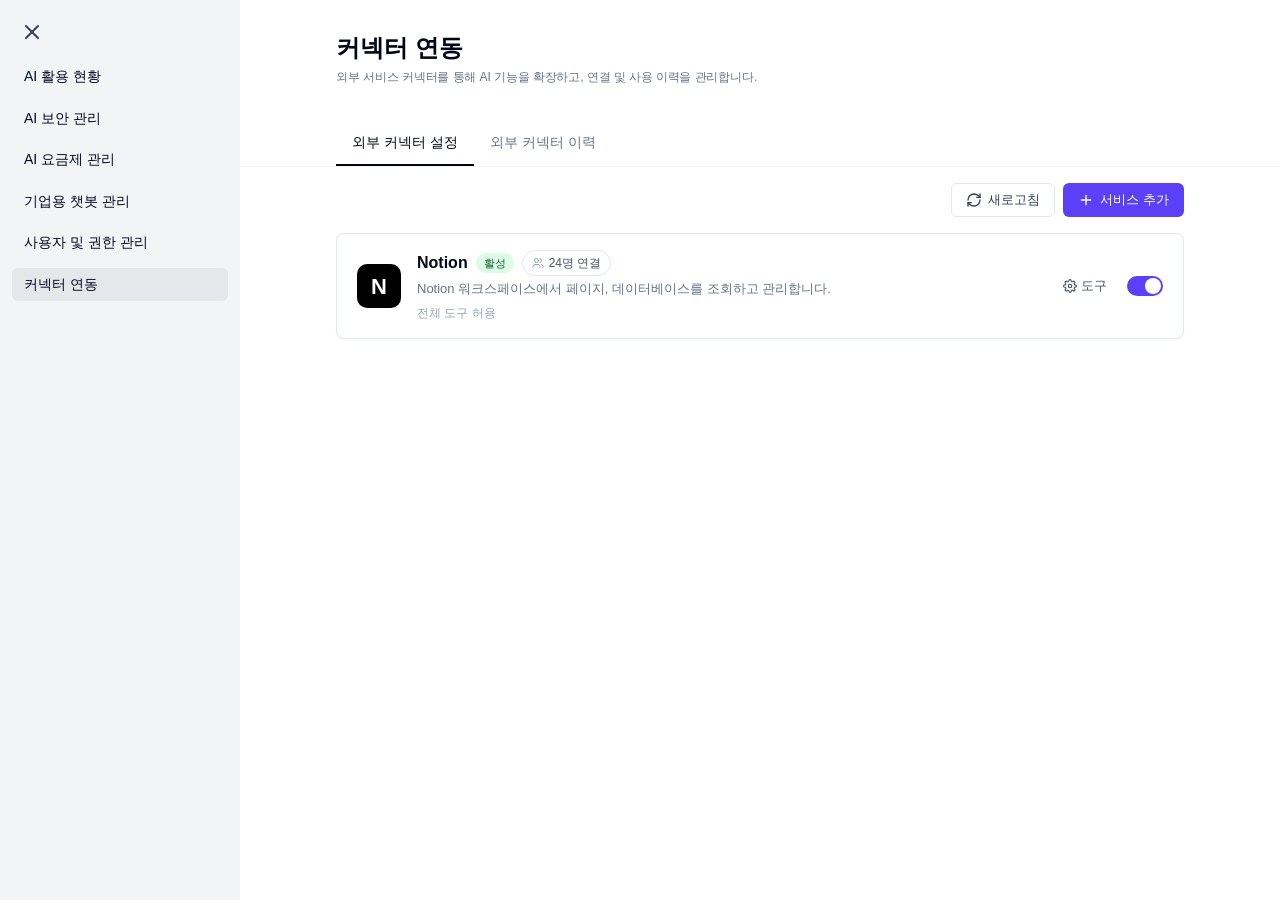
<file: admin/connector-management.html>
<!doctype html>
<html lang="ko">
<head>
  <meta charset="utf-8" />
  <meta name="viewport" content="width=device-width, initial-scale=1" />
  <title>flow AI 관리 — 커넥터 연동</title>
  <style>
    :root {
      --primary: #5b40f8;
      --primary-hover: #8053ff;
      --primary-foreground: #ffffff;
      --primary-soft: rgba(91, 64, 248, 0.08);
      --primary-border: rgba(91, 64, 248, 0.22);

      --background: #ffffff;
      --foreground: #02061f;
      --muted: #f1f5f9;
      --muted-foreground: #64748b;
      --border: #e2e8f0;
      --ring: #64748b;

      --flow-orange: #fd7900;
      --flow-green: #00b01c;
      --flow-red: #ff3434;

      --slate-50: #f8fafc;
      --slate-100: #f1f5f9;
      --slate-200: #e2e8f0;
      --slate-300: #cbd5e1;
      --slate-400: #94a3b8;
      --slate-500: #64748b;
      --slate-600: #475569;
      --slate-700: #334155;
      --slate-900: #0f172a;
      --slate-950: #020617;

      --green: var(--flow-green);
      --red: var(--flow-red);
      --amber: #f59e0b;

      --muted-variant: hsl(220 14% 96%);
      --muted-variant-2: hsl(220 13% 91%);

      --bg-soft: #f8fafc;
      --radius: 8px;
      --radius-sm: 6px;
      --shadow: 0 1px 2px rgba(15, 23, 42, 0.04);
    }
    * { box-sizing: border-box; }
    html, body { margin: 0; padding: 0; background: var(--bg-soft); color: var(--slate-950); }
    body { font-family: 'Pretendard', -apple-system, BlinkMacSystemFont, 'Apple SD Gothic Neo', 'Malgun Gothic', sans-serif; font-size: 13px; line-height: 1.5; -webkit-font-smoothing: antialiased; }
    button { font: inherit; cursor: pointer; }
    input, select { font: inherit; }
    h1, h2, h3, h4 { margin: 0; font-weight: 600; }
    .muted { color: var(--slate-500); }

    /* ─── shell ─── */
    .shell { min-height: 100vh; display: flex; }
    .nav-rail {
      width: 100%; max-width: 240px; flex-shrink: 0; background: var(--muted-variant);
      padding: 12px; display: flex; flex-direction: column; gap: 8px;
      position: sticky; top: 0; align-self: flex-start; height: 100vh;
    }
    .nav-close { width: 40px; height: 40px; border-radius: var(--radius-sm); border: 0; background: transparent; display: inline-flex; align-items: center; justify-content: center; color: var(--slate-700); padding: 6px; cursor: pointer; }
    .nav-close:hover { background: var(--muted-variant-2); }
    .nav-close svg { width: 24px; height: 24px; }
    .nav-list { display: flex; flex-direction: column; gap: 8px; }
    .nav-list button {
      width: 100%; text-align: left; background: transparent; border: 0; border-radius: var(--radius-sm);
      padding: 8px 12px; font-size: 14px; font-weight: 500; line-height: 1.25; color: var(--foreground);
      transition: background-color .12s ease;
    }
    .nav-list button:hover { background: hsl(220 13% 91% / 0.5); }
    .nav-list button.active { background: var(--muted-variant-2); }

    .main { flex: 1; min-width: 0; }
    .view { background: #fff; min-height: 100vh; }

    .page-header { width: 100%; padding: 0; border-bottom: 1px solid var(--slate-100); }
    .page-title-row { max-width: 896px; margin: 0 auto; padding: 32px 24px; display: flex; align-items: flex-start; justify-content: space-between; gap: 16px; }
    .page-title { font-size: 24px; font-weight: 600; color: var(--slate-950); display: flex; align-items: center; gap: 12px; line-height: 32px; }
    .page-sub { margin-top: 4px; font-size: 12px; color: var(--slate-500); max-width: 720px; letter-spacing: -0.01em; }

    .tabbar-row { display: flex; justify-content: space-between; align-items: center; gap: 12px; max-width: 896px; margin: 0 auto; padding: 0 24px; }
    .tabs { display: flex; gap: 0; height: 48px; }
    .tab-btn {
      position: relative;
      background: transparent; border: 0; padding: 14px 16px; font-size: 14px; font-weight: 500; line-height: 20px;
      color: var(--slate-500); transition: all .12s ease; height: 100%;
    }
    .tab-btn:hover { background: var(--slate-50); }
    .tab-btn.active { color: var(--slate-950); }
    .tab-btn.active::after { content: ''; position: absolute; left: 0; right: 0; bottom: 0; height: 2px; background: var(--slate-950); }

    .body-content { padding: 16px 24px 48px; max-width: 896px; margin: 0 auto; }
    .panel { display: none; }
    .panel.active { display: block; }

    /* ─── buttons ─── */
    .btn { display: inline-flex; align-items: center; gap: 6px; height: 34px; padding: 0 14px; border-radius: var(--radius-sm); font-size: 13px; font-weight: 500; border: 1px solid transparent; transition: all .12s ease; background: transparent; }
    .btn-outline { background: #fff; color: var(--slate-700); border-color: var(--slate-200); }
    .btn-outline:hover { background: var(--slate-50); }
    .btn-purple { background: var(--primary); color: #fff; }
    .btn-purple:hover { filter: brightness(1.05); }
    .btn-icon { display: inline-flex; align-items: center; justify-content: center; gap: 6px; }

    /* ─── badge / chip ─── */
    .badge { display: inline-block; padding: 2px 8px; border-radius: 999px; font-size: 11px; font-weight: 500; }
    .badge.success { background: #dcfce7; color: #166534; }

    /* ─── switch ─── */
    .switch { width: 36px; height: 20px; background: var(--slate-300); border-radius: 999px; position: relative; cursor: pointer; transition: background-color .12s ease; flex-shrink: 0; }
    .switch.on { background: var(--slate-950); }
    .switch.disabled { opacity: 0.3; cursor: not-allowed; }
    .switch::after { content: ''; position: absolute; left: 2px; top: 2px; width: 16px; height: 16px; background: #fff; border-radius: 50%; transition: left .12s ease; }
    .switch.on::after { left: 18px; }

    /* ─── pagination ─── */
    .pagination { display: flex; align-items: center; gap: 10px; justify-content: center; margin-top: 14px; color: var(--slate-500); font-size: 12px; }
    .page-btn { width: 28px; height: 28px; border: 1px solid var(--slate-200); border-radius: var(--radius-sm); background: #fff; display: inline-flex; align-items: center; justify-content: center; }
    .page-btn:disabled { opacity: 0.5; }

    /* ─── footnote ─── */
    .footnote { font-size: 11px; color: var(--slate-500); margin-bottom: 10px; }
    .info-icon { width: 12px; height: 12px; color: var(--muted-foreground); display: inline-block; vertical-align: middle; margin-left: 2px; flex-shrink: 0; }

    /* ─── history table (flex 행 + 고정 폭 셀) ─── */
    .table { width: 100%; border: 1px solid var(--slate-200); border-radius: var(--radius); overflow: hidden; background: #fff; }
    .hist-row { display: flex; padding: 0; border-bottom: 1px solid var(--slate-100); font-size: 12px; color: var(--foreground); }
    .hist-row.head { background: var(--slate-50); color: var(--slate-700); font-size: 11px; font-weight: 600; }
    .hist-row:last-child { border-bottom: 0; }
    .hist-row > div { display: flex; align-items: center; padding: 8px; flex-shrink: 0; min-width: 0; }

    /* 사용 이력 — 8컬럼 */
    [data-hseg="usage"] .hist-row > div:nth-child(1) { width: 150px; }
    [data-hseg="usage"] .hist-row > div:nth-child(2) { width: 72px; }
    [data-hseg="usage"] .hist-row > div:nth-child(3) { width: 128px; }
    [data-hseg="usage"] .hist-row > div:nth-child(4) { width: 64px; }
    [data-hseg="usage"] .hist-row > div:nth-child(5) { width: 80px; }
    [data-hseg="usage"] .hist-row > div:nth-child(6) { width: 80px; }
    [data-hseg="usage"] .hist-row > div:nth-child(7) { flex: 1; min-width: 0; }
    [data-hseg="usage"] .hist-row > div:nth-child(8) { width: 48px; justify-content: center; }

    /* 연결 이력 — 5컬럼 */
    [data-hseg="connect"] .hist-row > div:nth-child(1) { width: 160px; }
    [data-hseg="connect"] .hist-row > div:nth-child(2) { width: 80px; }
    [data-hseg="connect"] .hist-row > div:nth-child(3) { width: 140px; }
    [data-hseg="connect"] .hist-row > div:nth-child(4) { width: 80px; }
    [data-hseg="connect"] .hist-row > div:nth-child(5) { flex: 1; min-width: 0; }

    .pill-sm { display: inline-block; font-size: 10px; padding: 0 6px; border-radius: 999px; background: var(--muted); color: var(--foreground); margin-right: 4px; line-height: 16px; }
    .hist-detail { background: transparent; border: 0; color: var(--muted-foreground); font-size: 12px; text-decoration: underline; cursor: pointer; padding: 0; }
    .hist-detail:hover { color: var(--foreground); }

    /* ─── MCP 카드 / 툴바 / 세그먼트 ─── */
    .mcp-toolbar { display: flex; justify-content: flex-end; gap: 8px; margin-bottom: 16px; }
    .mcp-toolbar.with-seg { justify-content: space-between; align-items: center; }

    .segmented { display: inline-flex; background: var(--slate-100); border-radius: 8px; padding: 3px; gap: 2px; }
    .seg-btn { background: transparent; border: 0; padding: 7px 16px; font-size: 13px; line-height: 18px; color: var(--slate-600); border-radius: 6px; cursor: pointer; font-weight: 500; transition: all .12s ease; }
    .seg-btn:hover { color: var(--slate-900); }
    .seg-btn.active { background: #fff; color: var(--slate-950); box-shadow: 0 1px 2px rgba(0,0,0,0.06); font-weight: 600; }
    .hist-segment { display: none; }
    .hist-segment.active { display: block; }

    .mcp-list { display: flex; flex-direction: column; gap: 12px; }
    .mcp-card {
      display: flex; align-items: center; gap: 16px; padding: 16px 20px;
      background: #fff; border: 1px solid var(--slate-200); border-radius: var(--radius);
      box-shadow: var(--shadow);
    }
    .mcp-card .mcp-logo {
      width: 44px; height: 44px; border-radius: 10px; flex-shrink: 0;
      display: inline-flex; align-items: center; justify-content: center;
      font-size: 22px; font-weight: 700; background: var(--slate-100); color: var(--slate-700);
    }
    .mcp-card .mcp-logo.notion { background: #000; color: #fff; }
    .mcp-card .mcp-meta { flex: 1; min-width: 0; display: flex; flex-direction: column; gap: 4px; }
    .mcp-card .mcp-title-row { display: flex; align-items: center; gap: 8px; }
    .mcp-card .mcp-users {
      display: inline-flex; align-items: center; gap: 5px;
      font-size: 12px; font-weight: 500; color: var(--slate-600);
      padding: 3px 9px;
      border: 1px solid var(--slate-200);
      background: #fff;
      border-radius: 999px;
      cursor: pointer;
      transition: background-color .12s ease, border-color .12s ease, color .12s ease;
      font-family: inherit;
    }
    .mcp-card .mcp-users:hover { background: var(--slate-50); border-color: var(--slate-300); color: var(--slate-900); }
    .mcp-card .mcp-users svg { color: var(--slate-400); }
    .mcp-card .mcp-title { font-size: 16px; font-weight: 600; color: var(--slate-950); }
    .mcp-card .mcp-desc { font-size: 13px; color: var(--slate-500); line-height: 1.4; }
    .mcp-card .mcp-scope { font-size: 12px; color: var(--slate-400); margin-top: 2px; }
    .mcp-card .scope-pills { display: flex; flex-wrap: wrap; gap: 4px; margin-top: 6px; }
    .mcp-card .scope-pill {
      display: inline-flex; align-items: center;
      padding: 2px 6px;
      font-size: 10px; font-weight: 500; color: var(--slate-500);
      background: var(--slate-50);
      box-shadow: inset 0 0 0 1px var(--slate-200);
      border-radius: 4px;
      line-height: 1.4;
      white-space: nowrap;
    }
    .mcp-card .scope-pill.more { color: var(--slate-400); }
    .mcp-card .mcp-actions { display: flex; align-items: center; gap: 12px; flex-shrink: 0; }
    .mcp-card .mcp-tool-btn {
      background: transparent; border: 0; display: inline-flex; align-items: center; gap: 4px;
      color: var(--slate-600); font-size: 13px; padding: 6px 8px; border-radius: var(--radius-sm); cursor: pointer;
    }
    .mcp-card .mcp-tool-btn:hover { background: var(--slate-50); color: var(--slate-900); }
    .mcp-card .switch.primary.on { background: var(--primary); }

    /* ─── dialogs ─── */
    .dialog-backdrop { position: fixed; inset: 0; background: rgba(15,23,42,0.5); display: none; align-items: center; justify-content: center; z-index: 100; padding: 16px; }
    .dialog-backdrop.open { display: flex; }
    .dialog { background: #fff; border-radius: 12px; max-width: 480px; width: 100%; padding: 24px; box-shadow: 0 25px 50px -12px rgba(0,0,0,0.25); }

    /* 도구 관리 모달 (Notion 도구) */
    .dialog.dialog-wide { max-width: 640px; width: 100%; max-height: 85vh; display: flex; flex-direction: column; padding: 24px; gap: 0; }
    .dialog-head { display: flex; justify-content: space-between; align-items: flex-start; margin-bottom: 6px; }
    .dialog-head h3 { font-size: 18px; font-weight: 700; }
    .dialog-close { background: transparent; border: 0; color: var(--slate-400); cursor: pointer; padding: 4px; border-radius: var(--radius-sm); display: inline-flex; align-items: center; justify-content: center; }
    .dialog-close:hover { background: var(--slate-100); color: var(--slate-700); }
    .dialog .dlg-desc { font-size: 14px; color: var(--slate-500); margin: 0 0 16px; }

    .tool-search-row { display: flex; flex-direction: column; gap: 14px; padding: 12px 14px 16px 4px; border-bottom: 1px solid var(--slate-100); }
    .tool-status-card {
      display: flex; justify-content: space-between; align-items: center;
      padding: 16px 14px 16px 20px;
      border-radius: 12px;
      background: var(--slate-50); border: 1px solid var(--slate-100);
    }
    .tool-status-left { display: flex; align-items: center; gap: 10px; min-width: 0; }
    .tool-status-left .dot { width: 8px; height: 8px; border-radius: 999px; background: #16a34a; flex-shrink: 0; transition: background-color .12s ease; }
    .tool-status-left .dot.partial { background: var(--flow-orange); }
    .tool-status-left .dot.off { background: var(--slate-300); }
    .tool-status-left .status-text { font-size: 14px; color: var(--slate-900); font-weight: 500; }
    .tool-status-right { display: flex; align-items: center; gap: 16px; flex-shrink: 0; }
    .tool-toggle-group { display: flex; align-items: center; gap: 14px; flex-shrink: 0; cursor: pointer; }
    .tool-toggle-group .switch { width: 48px; height: 26px; cursor: pointer; }
    .tool-toggle-group .switch::after { width: 20px; height: 20px; top: 3px; left: 3px; }
    .tool-toggle-group .switch.on::after { left: 25px; }
    .tool-toggle-group .switch.primary.on { background: var(--primary); }
    .tool-toggle-group .lbl { font-size: 15px; font-weight: 500; color: var(--slate-900); user-select: none; }
    .tool-divider { width: 1px; height: 28px; background: var(--slate-200); flex-shrink: 0; }
    .tool-search-wrap { flex: 1; position: relative; min-width: 0; }
    .tool-search-wrap .icon { position: absolute; left: 14px; top: 50%; transform: translateY(-50%); color: var(--slate-400); pointer-events: none; display: inline-flex; }
    .tool-search-wrap input { width: 100%; height: 46px; padding: 0 14px 0 42px; border: 1px solid var(--slate-200); border-radius: 10px; background: var(--background); font: inherit; font-size: 14px; color: var(--slate-950); }
    .tool-search-wrap input::placeholder { color: var(--slate-400); }
    .tool-search-wrap input:focus { outline: none; border-color: var(--primary); box-shadow: 0 0 0 3px var(--primary-soft); }

    .tool-sections { padding-top: 16px; flex: 1; overflow-y: auto; display: flex; flex-direction: column; gap: 18px; }
    .tool-section { display: flex; flex-direction: column; gap: 10px; }
    .tool-section[data-section="inactive"] .tool-section-head { color: var(--slate-500); }
    .tool-section[data-section="inactive"] .tool-section-head .dot { background: var(--slate-300); }
    .tool-section.empty { display: none; }
    .tool-section-head { display: flex; align-items: center; gap: 6px; font-size: 14px; font-weight: 600; color: #16a34a; }
    .tool-section-head .dot { width: 6px; height: 6px; border-radius: 999px; background: #16a34a; display: inline-block; }
    .tool-section-head .count { color: var(--slate-400); font-weight: 500; }
    .tool-list { display: flex; flex-direction: column; gap: 10px; }
    .tool-card {
      background: #fff; border: 1px solid var(--slate-200); border-radius: var(--radius);
      padding: 12px 14px 12px 16px; cursor: pointer; transition: all .12s ease;
      display: flex; align-items: center; gap: 12px;
    }
    .tool-card:hover { border-color: var(--slate-300); background: var(--slate-50); }
    .tool-card.inactive { background: var(--slate-50); border-color: var(--slate-100); }
    .tool-card.inactive:hover { background: #f1f3f5; }
    .tool-card.inactive .name { color: var(--slate-500); }
    .tool-card.inactive .desc { color: var(--slate-400); }
    .tool-card-content { flex: 1; min-width: 0; }
    .tool-card .name { font-size: 14px; font-weight: 600; color: var(--slate-900); margin-bottom: 4px; }
    .tool-card .desc { font-size: 13px; color: var(--slate-500); line-height: 1.4; overflow: hidden; text-overflow: ellipsis; display: -webkit-box; -webkit-line-clamp: 2; line-clamp: 2; -webkit-box-orient: vertical; }
    .tool-card-toggle { flex-shrink: 0; }
    .tool-card-toggle .switch.primary.on { background: var(--primary); }

    .dialog .dlg-footer-tools { display: flex; justify-content: flex-end; gap: 8px; padding-top: 16px; border-top: 1px solid var(--slate-100); margin-top: 16px; }

    /* 상세 정보 / 서비스 추가 — shadcn 스타일 */
    .dialog.dialog-detail {
      max-width: 512px; width: calc(100% - 32px);
      padding: 24px; border-radius: 16px; gap: 20px;
      display: flex; flex-direction: column;
      max-height: 85vh; overflow-y: auto;
      position: relative;
      box-shadow: 0 25px 50px -12px rgba(0,0,0,0.25);
    }
    .dialog-detail .dlg-header h2 { font-size: 18px; font-weight: 600; line-height: 1; letter-spacing: -0.025em; margin: 0; }
    .dialog-detail .dlg-header p { font-size: 12px; color: var(--muted-foreground); margin: 6px 0 0; line-height: 1.5; }
    .dialog-detail .dlg-close {
      position: absolute; right: 16px; top: 16px;
      background: transparent; border: 0; padding: 4px; border-radius: 4px;
      color: var(--slate-700); opacity: 0.7; cursor: pointer; transition: opacity .12s ease;
      display: inline-flex; align-items: center; justify-content: center;
    }
    .dialog-detail .dlg-close:hover { opacity: 1; }

    .detail-meta {
      display: grid; grid-template-columns: 1fr 1fr; gap: 8px 24px;
      background: color-mix(in srgb, var(--muted) 30%, transparent);
      border: 1px solid var(--slate-200); border-radius: 8px;
      padding: 12px 16px; font-size: 14px; color: var(--slate-900);
    }
    .detail-meta > div { display: flex; align-items: center; gap: 6px; min-width: 0; line-height: 1.5; }
    .detail-meta .lbl { color: var(--muted-foreground); flex-shrink: 0; }
    .detail-meta .val { overflow: hidden; text-overflow: ellipsis; white-space: nowrap; min-width: 0; }
    .detail-meta .pill-wrap { display: flex; flex-wrap: wrap; gap: 6px; min-width: 0; }
    .detail-meta .pill { display: inline-block; background: var(--muted); color: var(--foreground); border-radius: 999px; padding: 2px 8px; font-size: 12px; line-height: 16px; }

    .detail-table-wrap { overflow: hidden; border: 1px solid var(--slate-200); border-radius: 8px; }
    .detail-table-wrap table { width: 100%; border-collapse: collapse; font-size: 14px; }
    .detail-table-wrap thead tr { background: color-mix(in srgb, var(--muted) 50%, transparent); border-bottom: 1px solid var(--slate-200); color: var(--muted-foreground); }
    .detail-table-wrap th { padding: 6px 0; font-weight: 500; text-align: left; }
    .detail-table-wrap th.col-no { width: 44px; text-align: center; border-right: 1px solid var(--slate-200); }
    .detail-table-wrap th.col-tool { padding-left: 12px; border-right: 1px solid var(--slate-200); }
    .detail-table-wrap th.col-type { width: 10rem; padding-left: 12px; }
    .detail-table-wrap tbody tr { border-bottom: 1px solid var(--slate-200); }
    .detail-table-wrap tbody tr:last-child { border-bottom: 0; }
    .detail-table-wrap tbody tr:hover { background: color-mix(in srgb, var(--muted) 20%, transparent); }
    .detail-table-wrap td { padding: 8px 0; }
    .detail-table-wrap td.col-no { color: var(--muted-foreground); text-align: center; border-right: 1px solid var(--slate-200); }
    .detail-table-wrap td.col-tool { padding-left: 12px; padding-right: 8px; border-right: 1px solid var(--slate-200); max-width: 0; overflow: hidden; text-overflow: ellipsis; white-space: nowrap; }
    .detail-table-wrap td.col-type { padding-left: 12px; }
    .detail-table-wrap .type-badge {
      display: inline-flex; align-items: center;
      border: 1px solid transparent; border-radius: 6px;
      padding: 2px 10px; font-size: 12px; font-weight: 600;
      background: var(--muted); color: var(--foreground);
      white-space: nowrap;
    }
    .dialog-detail .field-group { margin-top: 0; }
    .dialog-detail .dlg-footer-detail { display: flex; justify-content: flex-end; gap: 8px; }

    /* 연결 인원 모달 */
    .dialog.dialog-connected-users { max-width: 640px; }
    .users-table { overflow: hidden; border: 1px solid var(--slate-200); border-radius: 8px; }
    .users-table table { width: 100%; border-collapse: collapse; font-size: 14px; }
    .users-table thead tr { background: color-mix(in srgb, var(--muted) 50%, transparent); border-bottom: 1px solid var(--slate-200); color: var(--muted-foreground); }
    .users-table th { padding: 8px 12px; font-weight: 500; text-align: left; font-size: 12px; }
    .users-table th.col-name { width: auto; }
    .users-table th.col-dept { width: 140px; }
    .users-table th.col-pos { width: 64px; }
    .users-table th.col-when { width: 140px; text-align: right; padding-right: 16px; }
    .users-table tbody tr { border-bottom: 1px solid var(--slate-200); }
    .users-table tbody tr:last-child { border-bottom: 0; }
    .users-table tbody tr:hover { background: color-mix(in srgb, var(--muted) 20%, transparent); }
    .users-table td { padding: 8px 12px; color: var(--slate-900); }
    .users-table td.col-name { font-weight: 500; }
    .users-table td.col-dept { color: var(--slate-700); font-size: 13px; }
    .users-table td.col-pos { color: var(--slate-700); font-size: 13px; }
    .users-table td.col-when { color: var(--muted-foreground); font-size: 12px; text-align: right; padding-right: 16px; white-space: nowrap; }
    .users-table-wrap { max-height: 440px; overflow-y: auto; border-radius: 8px; }

    .field-group { display: flex; flex-direction: column; gap: 8px; margin-top: 8px; }
    .field-group .field-label { font-size: 14px; font-weight: 500; color: var(--slate-900); }
    .service-select {
      width: 100%; height: 36px; padding: 8px 32px 8px 12px;
      border: 1px solid var(--slate-200); border-radius: 6px;
      background-color: transparent;
      background-image: url("data:image/svg+xml;utf8,<svg xmlns='http://www.w3.org/2000/svg' viewBox='0 0 24 24' fill='none' stroke='currentColor' stroke-width='2' stroke-linecap='round' stroke-linejoin='round' opacity='0.5'><path d='m6 9 6 6 6-6'/></svg>");
      background-repeat: no-repeat;
      background-position: right 12px center;
      background-size: 16px;
      box-shadow: 0 1px 2px 0 rgba(0,0,0,0.05);
      font: inherit; font-size: 14px; color: var(--foreground); line-height: 1;
      appearance: none; -webkit-appearance: none; -moz-appearance: none;
      cursor: pointer; white-space: nowrap;
    }
    .service-select:focus { outline: none; box-shadow: 0 0 0 1px var(--ring, var(--primary)), 0 1px 2px 0 rgba(0,0,0,0.05); }
    .service-select.placeholder { color: var(--muted-foreground); }

    /* ─── toast ─── */
    .toast-zone { position: fixed; bottom: 20px; right: 20px; display: flex; flex-direction: column; gap: 8px; z-index: 200; }
    .toast { background: var(--slate-950); color: #fff; padding: 10px 14px; border-radius: var(--radius-sm); font-size: 12px; box-shadow: 0 10px 30px rgba(0,0,0,0.3); max-width: 320px; }
    .toast.error { background: var(--red); }
    .toast.warning { background: var(--amber); }
    .toast.success { background: var(--green); }
  </style>
</head>
<body>
  <div class="shell">
    <aside class="nav-rail">
      <button class="nav-close" aria-label="닫기" title="어드민 모달 닫기">
        <svg xmlns="http://www.w3.org/2000/svg" viewBox="0 0 24 24" fill="none" stroke="currentColor" stroke-width="2" stroke-linecap="round" stroke-linejoin="round" aria-hidden="true"><path d="M18 6 6 18"></path><path d="m6 6 12 12"></path></svg>
      </button>
      <nav class="nav-list">
        <button>AI 활용 현황</button>
        <button>AI 보안 관리</button>
        <button>AI 요금제 관리</button>
        <button>기업용 챗봇 관리</button>
        <button>사용자 및 권한 관리</button>
        <button class="active">커넥터 연동</button>
      </nav>
    </aside>

    <main class="main">
      <section class="view">
        <header class="page-header">
      <div class="page-title-row">
        <div>
          <div class="page-title">커넥터 연동</div>
          <div class="page-sub">외부 서비스 커넥터를 통해 AI 기능을 확장하고, 연결 및 사용 이력을 관리합니다.</div>
        </div>
      </div>
      <div class="tabbar-row">
        <div class="tabs" id="mcpTabs">
          <button class="tab-btn active" data-mtab="external-setting">외부 커넥터 설정</button>
          <button class="tab-btn" data-mtab="external-history">외부 커넥터 이력</button>
        </div>
      </div>
    </header>

    <div class="body-content">
      <!-- ─── 외부 커넥터 설정 ─── -->
      <div class="panel active" data-mpanel="external-setting">
        <div class="mcp-toolbar">
          <button class="btn btn-outline btn-icon" type="button">
            <svg xmlns="http://www.w3.org/2000/svg" width="16" height="16" viewBox="0 0 24 24" fill="none" stroke="currentColor" stroke-width="2" stroke-linecap="round" stroke-linejoin="round" aria-hidden="true"><path d="M3 12a9 9 0 0 1 9-9 9.75 9.75 0 0 1 6.74 2.74L21 8"></path><path d="M21 3v5h-5"></path><path d="M21 12a9 9 0 0 1-9 9 9.75 9.75 0 0 1-6.74-2.74L3 16"></path><path d="M8 16H3v5"></path></svg>
            새로고침
          </button>
          <button class="btn btn-purple btn-icon" type="button" onclick="openDialog('serviceConnect')">
            <svg xmlns="http://www.w3.org/2000/svg" width="16" height="16" viewBox="0 0 24 24" fill="none" stroke="currentColor" stroke-width="2" stroke-linecap="round" stroke-linejoin="round" aria-hidden="true"><path d="M5 12h14"></path><path d="M12 5v14"></path></svg>
            서비스 추가
          </button>
        </div>
        <div class="mcp-list">
          <div class="mcp-card">
            <div class="mcp-logo notion">N</div>
            <div class="mcp-meta">
              <div class="mcp-title-row">
                <span class="mcp-title">Notion</span>
                <span class="badge success">활성</span>
                <button class="mcp-users" type="button" title="현재 연결한 인원 보기" onclick="openDialog('connectedUsers')">
                  <svg xmlns="http://www.w3.org/2000/svg" width="12" height="12" viewBox="0 0 24 24" fill="none" stroke="currentColor" stroke-width="2" stroke-linecap="round" stroke-linejoin="round" aria-hidden="true"><path d="M16 21v-2a4 4 0 0 0-4-4H6a4 4 0 0 0-4 4v2"></path><circle cx="9" cy="7" r="4"></circle><path d="M22 21v-2a4 4 0 0 0-3-3.87"></path><path d="M16 3.13a4 4 0 0 1 0 7.75"></path></svg>
                  <span>24명 연결</span>
                </button>
              </div>
              <div class="mcp-desc">Notion 워크스페이스에서 페이지, 데이터베이스를 조회하고 관리합니다.</div>
              <div class="mcp-scope" id="notionScope">전체 도구 허용</div>
            </div>
            <div class="mcp-actions">
              <button class="mcp-tool-btn" type="button" onclick="openDialog('notionTools')">
                <svg xmlns="http://www.w3.org/2000/svg" width="14" height="14" viewBox="0 0 24 24" fill="none" stroke="currentColor" stroke-width="2" stroke-linecap="round" stroke-linejoin="round" aria-hidden="true"><circle cx="12" cy="12" r="3"></circle><path d="M19.4 15a1.65 1.65 0 0 0 .33 1.82l.06.06a2 2 0 0 1 0 2.83 2 2 0 0 1-2.83 0l-.06-.06a1.65 1.65 0 0 0-1.82-.33 1.65 1.65 0 0 0-1 1.51V21a2 2 0 0 1-2 2 2 2 0 0 1-2-2v-.09A1.65 1.65 0 0 0 9 19.4a1.65 1.65 0 0 0-1.82.33l-.06.06a2 2 0 0 1-2.83 0 2 2 0 0 1 0-2.83l.06-.06a1.65 1.65 0 0 0 .33-1.82 1.65 1.65 0 0 0-1.51-1H3a2 2 0 0 1-2-2 2 2 0 0 1 2-2h.09A1.65 1.65 0 0 0 4.6 9a1.65 1.65 0 0 0-.33-1.82l-.06-.06a2 2 0 0 1 0-2.83 2 2 0 0 1 2.83 0l.06.06a1.65 1.65 0 0 0 1.82.33H9a1.65 1.65 0 0 0 1-1.51V3a2 2 0 0 1 2-2 2 2 0 0 1 2 2v.09a1.65 1.65 0 0 0 1 1.51 1.65 1.65 0 0 0 1.82-.33l.06-.06a2 2 0 0 1 2.83 0 2 2 0 0 1 0 2.83l-.06.06a1.65 1.65 0 0 0-.33 1.82V9a1.65 1.65 0 0 0 1.51 1H21a2 2 0 0 1 2 2 2 2 0 0 1-2 2h-.09a1.65 1.65 0 0 0-1.51 1z"></path></svg>
                도구
              </button>
              <div class="switch primary on" data-toggle></div>
            </div>
          </div>
        </div>
      </div>

      <!-- ─── 외부 커넥터 이력 ─── -->
      <div class="panel" data-mpanel="external-history">
        <div class="mcp-toolbar with-seg">
          <div class="segmented" id="extHistSeg">
            <button class="seg-btn active" data-seg="usage">사용 이력</button>
            <button class="seg-btn" data-seg="connect">연결 이력</button>
          </div>
        </div>
        <div class="footnote">* 로그는 최대 1년간 보관되며, 보관 기간 경과 시 자동으로 삭제됩니다.</div>

        <!-- 사용 이력 -->
        <div class="hist-segment active" data-hseg="usage">
          <div class="table">
            <div class="hist-row head">
              <div>일시</div>
              <div>사용자</div>
              <div>부서</div>
              <div>직책</div>
              <div>분류 <svg xmlns="http://www.w3.org/2000/svg" width="12" height="12" viewBox="0 0 24 24" fill="none" stroke="currentColor" stroke-width="2" stroke-linecap="round" stroke-linejoin="round" class="info-icon" aria-hidden="true"><circle cx="12" cy="12" r="10"></circle><line x1="12" x2="12" y1="8" y2="12"></line><line x1="12" x2="12.01" y1="16" y2="16"></line></svg></div>
              <div>기능 <svg xmlns="http://www.w3.org/2000/svg" width="12" height="12" viewBox="0 0 24 24" fill="none" stroke="currentColor" stroke-width="2" stroke-linecap="round" stroke-linejoin="round" class="info-icon" aria-hidden="true"><circle cx="12" cy="12" r="10"></circle><line x1="12" x2="12" y1="8" y2="12"></line><line x1="12" x2="12.01" y1="16" y2="16"></line></svg></div>
              <div>커넥터</div>
              <div>상세</div>
            </div>
            <div class="hist-row"><div>2026-05-14 (목) 16:31</div><div>김민준</div><div>AI사업개발실</div><div>실장</div><div>AI 대화</div><div>자유대화</div><div><span class="pill-sm">Notion</span></div><div><button type="button" class="hist-detail">보기</button></div></div>
            <div class="hist-row"><div>2026-05-14 (목) 16:25</div><div>이서연</div><div>콘텐츠지원팀</div><div>책임</div><div>챗봇 대화</div><div>자유대화</div><div><span class="pill-sm">Notion</span><span class="pill-sm">Slack</span></div><div><button type="button" class="hist-detail">보기</button></div></div>
            <div class="hist-row"><div>2026-05-14 (목) 16:02</div><div>박지호</div><div>PM3팀</div><div>책임</div><div>AI 대화</div><div>플로우검색</div><div><span class="pill-sm">Notion</span></div><div><button type="button" class="hist-detail">보기</button></div></div>
            <div class="hist-row"><div>2026-05-14 (목) 15:53</div><div>최예린</div><div>PM3팀</div><div>책임</div><div>AI 대화</div><div>자유대화</div><div><span class="pill-sm">Notion</span><span class="pill-sm">Google Drive</span></div><div><button type="button" class="hist-detail">보기</button></div></div>
            <div class="hist-row"><div>2026-05-14 (목) 15:13</div><div>정시우</div><div>SaaS컨설팅팀</div><div>책임</div><div>챗봇 대화</div><div>자유대화</div><div><span class="pill-sm">Notion</span></div><div><button type="button" class="hist-detail">보기</button></div></div>
            <div class="hist-row"><div>2026-05-14 (목) 14:48</div><div>김민준</div><div>AI사업개발실</div><div>실장</div><div>AI 대화</div><div>플로우검색</div><div><span class="pill-sm">Notion</span><span class="pill-sm">Slack</span><span class="pill-sm">GitHub</span></div><div><button type="button" class="hist-detail">보기</button></div></div>
            <div class="hist-row"><div>2026-05-14 (목) 14:02</div><div>이서연</div><div>콘텐츠지원팀</div><div>책임</div><div>AI 대화</div><div>자유대화</div><div><span class="pill-sm">Slack</span></div><div><button type="button" class="hist-detail">보기</button></div></div>
            <div class="hist-row"><div>2026-05-14 (목) 11:55</div><div>박지호</div><div>PM3팀</div><div>책임</div><div>챗봇 생성</div><div>챗봇 설정</div><div><span class="pill-sm">Notion</span></div><div><button type="button" class="hist-detail">보기</button></div></div>
            <div class="hist-row"><div>2026-05-13 (수) 18:14</div><div>최예린</div><div>PM3팀</div><div>책임</div><div>AI 대화</div><div>자유대화</div><div><span class="pill-sm">Notion</span></div><div><button type="button" class="hist-detail">보기</button></div></div>
            <div class="hist-row"><div>2026-05-13 (수) 16:08</div><div>정시우</div><div>SaaS컨설팅팀</div><div>책임</div><div>AI 대화</div><div>웹 검색</div><div><span class="pill-sm">GitHub</span></div><div><button type="button" class="hist-detail">보기</button></div></div>
            <div class="hist-row"><div>2026-05-13 (수) 14:32</div><div>김민준</div><div>AI사업개발실</div><div>실장</div><div>AI 대화</div><div>자유대화</div><div><span class="pill-sm">Notion</span><span class="pill-sm">Slack</span></div><div><button type="button" class="hist-detail">보기</button></div></div>
            <div class="hist-row"><div>2026-05-13 (수) 13:48</div><div>이서연</div><div>콘텐츠지원팀</div><div>책임</div><div>AI 대화</div><div>플로우검색</div><div><span class="pill-sm">Notion</span></div><div><button type="button" class="hist-detail">보기</button></div></div>
            <div class="hist-row"><div>2026-05-13 (수) 11:22</div><div>박지호</div><div>PM3팀</div><div>책임</div><div>챗봇 대화</div><div>자유대화</div><div><span class="pill-sm">Slack</span><span class="pill-sm">Google Drive</span></div><div><button type="button" class="hist-detail">보기</button></div></div>
            <div class="hist-row"><div>2026-05-13 (수) 09:55</div><div>최예린</div><div>PM3팀</div><div>책임</div><div>AI 대화</div><div>웹 검색</div><div><span class="pill-sm">Notion</span></div><div><button type="button" class="hist-detail">보기</button></div></div>
            <div class="hist-row"><div>2026-05-12 (화) 19:08</div><div>정시우</div><div>SaaS컨설팅팀</div><div>책임</div><div>AI 대화</div><div>자유대화</div><div><span class="pill-sm">GitHub</span></div><div><button type="button" class="hist-detail">보기</button></div></div>
            <div class="hist-row"><div>2026-05-12 (화) 17:24</div><div>김민준</div><div>AI사업개발실</div><div>실장</div><div>AI 대화</div><div>플로우검색</div><div><span class="pill-sm">Notion</span><span class="pill-sm">Slack</span></div><div><button type="button" class="hist-detail">보기</button></div></div>
            <div class="hist-row"><div>2026-05-12 (화) 15:50</div><div>이서연</div><div>콘텐츠지원팀</div><div>책임</div><div>챗봇 대화</div><div>자유대화</div><div><span class="pill-sm">Notion</span></div><div><button type="button" class="hist-detail">보기</button></div></div>
            <div class="hist-row"><div>2026-05-12 (화) 13:18</div><div>박지호</div><div>PM3팀</div><div>책임</div><div>AI 대화</div><div>자유대화</div><div><span class="pill-sm">Google Drive</span></div><div><button type="button" class="hist-detail">보기</button></div></div>
            <div class="hist-row"><div>2026-05-12 (화) 10:42</div><div>최예린</div><div>PM3팀</div><div>책임</div><div>AI 대화</div><div>웹 검색</div><div><span class="pill-sm">Notion</span><span class="pill-sm">GitHub</span></div><div><button type="button" class="hist-detail">보기</button></div></div>
            <div class="hist-row"><div>2026-05-12 (화) 08:30</div><div>정시우</div><div>SaaS컨설팅팀</div><div>책임</div><div>챗봇 대화</div><div>자유대화</div><div><span class="pill-sm">Slack</span></div><div><button type="button" class="hist-detail">보기</button></div></div>
          </div>
          <div class="pagination"><button class="page-btn" disabled>‹</button><span>1 / 12</span><button class="page-btn">›</button></div>
        </div>

        <!-- 연결 이력 -->
        <div class="hist-segment" data-hseg="connect">
          <div class="table">
            <div class="hist-row head">
              <div>일시</div>
              <div>사용자</div>
              <div>부서</div>
              <div>직책</div>
              <div>커넥터</div>
            </div>
            <div class="hist-row"><div>2026-05-14 (목) 15:32</div><div>김민준</div><div>AI사업개발실</div><div>실장</div><div><span class="pill-sm">Notion</span></div></div>
            <div class="hist-row"><div>2026-05-14 (목) 14:08</div><div>김민준</div><div>AI사업개발실</div><div>실장</div><div><span class="pill-sm">Notion</span></div></div>
            <div class="hist-row"><div>2026-05-14 (목) 11:42</div><div>박지호</div><div>PM3팀</div><div>책임</div><div><span class="pill-sm">Google Drive</span></div></div>
            <div class="hist-row"><div>2026-05-14 (목) 09:18</div><div>최예린</div><div>PM3팀</div><div>책임</div><div><span class="pill-sm">Notion</span></div></div>
            <div class="hist-row"><div>2026-05-13 (수) 18:50</div><div>이서연</div><div>콘텐츠지원팀</div><div>책임</div><div><span class="pill-sm">Notion</span></div></div>
            <div class="hist-row"><div>2026-05-13 (수) 16:24</div><div>정시우</div><div>SaaS컨설팅팀</div><div>책임</div><div><span class="pill-sm">GitHub</span></div></div>
            <div class="hist-row"><div>2026-05-13 (수) 14:08</div><div>김민준</div><div>AI사업개발실</div><div>실장</div><div><span class="pill-sm">Google Drive</span></div></div>
            <div class="hist-row"><div>2026-05-13 (수) 11:14</div><div>김민준</div><div>AI사업개발실</div><div>실장</div><div><span class="pill-sm">Slack</span></div></div>
            <div class="hist-row"><div>2026-05-12 (화) 17:42</div><div>김민준</div><div>AI사업개발실</div><div>실장</div><div><span class="pill-sm">Slack</span></div></div>
            <div class="hist-row"><div>2026-05-12 (화) 15:08</div><div>박지호</div><div>PM3팀</div><div>책임</div><div><span class="pill-sm">Notion</span></div></div>
            <div class="hist-row"><div>2026-05-12 (화) 12:34</div><div>최예린</div><div>PM3팀</div><div>책임</div><div><span class="pill-sm">Slack</span></div></div>
            <div class="hist-row"><div>2026-05-12 (화) 09:25</div><div>이서연</div><div>콘텐츠지원팀</div><div>책임</div><div><span class="pill-sm">GitHub</span></div></div>
            <div class="hist-row"><div>2026-05-11 (월) 19:18</div><div>정시우</div><div>SaaS컨설팅팀</div><div>책임</div><div><span class="pill-sm">Notion</span></div></div>
            <div class="hist-row"><div>2026-05-11 (월) 16:02</div><div>김민준</div><div>AI사업개발실</div><div>실장</div><div><span class="pill-sm">GitHub</span></div></div>
            <div class="hist-row"><div>2026-05-11 (월) 13:50</div><div>박지호</div><div>PM3팀</div><div>책임</div><div><span class="pill-sm">Slack</span></div></div>
            <div class="hist-row"><div>2026-05-11 (월) 10:28</div><div>최예린</div><div>PM3팀</div><div>책임</div><div><span class="pill-sm">Notion</span></div></div>
            <div class="hist-row"><div>2026-05-10 (일) 21:08</div><div>이서연</div><div>콘텐츠지원팀</div><div>책임</div><div><span class="pill-sm">Slack</span></div></div>
            <div class="hist-row"><div>2026-05-10 (일) 14:35</div><div>정시우</div><div>SaaS컨설팅팀</div><div>책임</div><div><span class="pill-sm">Google Drive</span></div></div>
            <div class="hist-row"><div>2026-05-09 (토) 18:22</div><div>이서연</div><div>콘텐츠지원팀</div><div>책임</div><div><span class="pill-sm">Notion</span></div></div>
            <div class="hist-row"><div>2026-05-09 (토) 14:36</div><div>김민준</div><div>AI사업개발실</div><div>실장</div><div><span class="pill-sm">Notion</span></div></div>
          </div>
          <div class="pagination"><button class="page-btn" disabled>‹</button><span>1 / 3</span><button class="page-btn">›</button></div>
        </div>
      </div>
    </div>
      </section>
    </main>
  </div>

  <!-- ─── dialogs ─── -->
  <div class="dialog-backdrop" data-dialog="usageDetail">
    <div class="dialog dialog-detail" role="dialog" aria-labelledby="usageDetailTitle">
      <div class="dlg-header">
        <h2 id="usageDetailTitle">상세 정보</h2>
        <p>AI가 호출한 커넥터 도구와 수행된 작업 내역을 확인할 수 있습니다.</p>
      </div>

      <div class="detail-meta">
        <div><span class="lbl">일시: </span><span class="val" id="detailWhen">—</span></div>
        <div><span class="lbl">분류: </span><span class="val" id="detailCategory">—</span></div>
        <div><span class="lbl">기능: </span><span class="val" id="detailFeature">—</span></div>
        <div><span class="lbl">커넥터: </span><span class="pill-wrap" id="detailConnector">—</span></div>
      </div>

      <div class="detail-table-wrap">
        <table>
          <thead>
            <tr>
              <th class="col-no">#</th>
              <th class="col-tool">사용 도구</th>
              <th class="col-type">유형</th>
            </tr>
          </thead>
          <tbody id="detailTableBody"></tbody>
        </table>
      </div>

      <button type="button" class="dlg-close" onclick="closeDialog()" aria-label="닫기">
        <svg xmlns="http://www.w3.org/2000/svg" width="16" height="16" viewBox="0 0 24 24" fill="none" stroke="currentColor" stroke-width="2" stroke-linecap="round" stroke-linejoin="round" aria-hidden="true"><path d="M18 6 6 18"></path><path d="m6 6 12 12"></path></svg>
      </button>
    </div>
  </div>

  <div class="dialog-backdrop" data-dialog="serviceConnect">
    <div class="dialog dialog-detail" role="dialog" aria-labelledby="serviceConnectTitle">
      <div class="dlg-header">
        <h2 id="serviceConnectTitle">외부 서비스 추가</h2>
        <p>조직에서 사용할 외부 서비스 커넥터를 추가합니다.</p>
      </div>

      <div class="field-group">
        <label class="field-label" for="serviceConnectSelect">서비스</label>
        <select id="serviceConnectSelect" class="service-select placeholder" onchange="this.classList.toggle('placeholder', !this.value)">
          <option value="">서비스를 선택하세요</option>
          <option value="notion">Notion</option>
          <option value="slack">Slack</option>
          <option value="google-drive">Google Drive</option>
          <option value="github">GitHub</option>
          <option value="jira">Jira</option>
          <option value="linear">Linear</option>
          <option value="figma">Figma</option>
        </select>
      </div>

      <div class="dlg-footer-detail">
        <button class="btn btn-outline" onclick="closeDialog()">취소</button>
        <button class="btn btn-purple" onclick="confirmServiceConnect()">추가</button>
      </div>

      <button type="button" class="dlg-close" onclick="closeDialog()" aria-label="닫기">
        <svg xmlns="http://www.w3.org/2000/svg" width="16" height="16" viewBox="0 0 24 24" fill="none" stroke="currentColor" stroke-width="2" stroke-linecap="round" stroke-linejoin="round" aria-hidden="true"><path d="M18 6 6 18"></path><path d="m6 6 12 12"></path></svg>
      </button>
    </div>
  </div>

  <div class="dialog-backdrop" data-dialog="connectedUsers">
    <div class="dialog dialog-detail dialog-connected-users" role="dialog" aria-labelledby="connectedUsersTitle">
      <div class="dlg-header">
        <h2 id="connectedUsersTitle">Notion 연결 인원</h2>
        <p>현재 <strong>24명</strong>이 Notion 커넥터를 연결해 사용하고 있습니다.</p>
      </div>

      <div class="users-table-wrap">
        <div class="users-table">
          <table>
            <thead>
              <tr>
                <th class="col-name">사용자</th>
                <th class="col-dept">부서</th>
                <th class="col-pos">직책</th>
                <th class="col-when">연결 일시</th>
              </tr>
            </thead>
            <tbody>
              <tr><td class="col-name">김민준</td><td class="col-dept">AI사업개발실</td><td class="col-pos">실장</td><td class="col-when">2026-05-14 14:08</td></tr>
              <tr><td class="col-name">이서연</td><td class="col-dept">콘텐츠지원팀</td><td class="col-pos">책임</td><td class="col-when">2026-05-13 18:50</td></tr>
              <tr><td class="col-name">박지호</td><td class="col-dept">PM3팀</td><td class="col-pos">책임</td><td class="col-when">2026-05-12 15:08</td></tr>
              <tr><td class="col-name">최예린</td><td class="col-dept">PM3팀</td><td class="col-pos">책임</td><td class="col-when">2026-05-11 10:28</td></tr>
              <tr><td class="col-name">정시우</td><td class="col-dept">SaaS컨설팅팀</td><td class="col-pos">책임</td><td class="col-when">2026-05-11 19:18</td></tr>
              <tr><td class="col-name">송인호</td><td class="col-dept">SaaS B/U</td><td class="col-pos">이사</td><td class="col-when">2026-05-10 11:22</td></tr>
              <tr><td class="col-name">오화정</td><td class="col-dept">피플팀</td><td class="col-pos">책임</td><td class="col-when">2026-05-10 09:45</td></tr>
              <tr><td class="col-name">유민호</td><td class="col-dept">AI사업개발실</td><td class="col-pos">실장</td><td class="col-when">2026-05-09 16:30</td></tr>
              <tr><td class="col-name">유성균</td><td class="col-dept">피플팀</td><td class="col-pos">팀장</td><td class="col-when">2026-05-09 14:18</td></tr>
              <tr><td class="col-name">이성재</td><td class="col-dept">PM2팀</td><td class="col-pos">책임</td><td class="col-when">2026-05-08 17:05</td></tr>
              <tr><td class="col-name">강구현</td><td class="col-dept">Enterprise운영PM팀</td><td class="col-pos">팀장</td><td class="col-when">2026-05-08 11:50</td></tr>
              <tr><td class="col-name">강명덕</td><td class="col-dept">SaaS운영개발팀</td><td class="col-pos">책임</td><td class="col-when">2026-05-07 20:12</td></tr>
              <tr><td class="col-name">강지우</td><td class="col-dept">SaaS CX팀</td><td class="col-pos">책임</td><td class="col-when">2026-05-07 15:42</td></tr>
              <tr><td class="col-name">강하솔</td><td class="col-dept">SaaS CX팀</td><td class="col-pos">책임</td><td class="col-when">2026-05-07 09:30</td></tr>
              <tr><td class="col-name">신주경</td><td class="col-dept">PM3팀</td><td class="col-pos">책임</td><td class="col-when">2026-05-06 18:24</td></tr>
              <tr><td class="col-name">윤지원</td><td class="col-dept">콘텐츠지원팀</td><td class="col-pos">팀장</td><td class="col-when">2026-05-06 14:55</td></tr>
              <tr><td class="col-name">조현우</td><td class="col-dept">AI사업개발실</td><td class="col-pos">책임</td><td class="col-when">2026-05-05 22:08</td></tr>
              <tr><td class="col-name">한가람</td><td class="col-dept">SaaS컨설팅팀</td><td class="col-pos">선임</td><td class="col-when">2026-05-05 16:42</td></tr>
              <tr><td class="col-name">노지훈</td><td class="col-dept">PM3팀</td><td class="col-pos">선임</td><td class="col-when">2026-05-05 13:18</td></tr>
              <tr><td class="col-name">백서윤</td><td class="col-dept">Enterprise운영PM팀</td><td class="col-pos">책임</td><td class="col-when">2026-05-04 19:30</td></tr>
              <tr><td class="col-name">임도현</td><td class="col-dept">피플팀</td><td class="col-pos">책임</td><td class="col-when">2026-05-04 11:08</td></tr>
              <tr><td class="col-name">서가은</td><td class="col-dept">콘텐츠지원팀</td><td class="col-pos">선임</td><td class="col-when">2026-05-03 17:55</td></tr>
              <tr><td class="col-name">권태영</td><td class="col-dept">SaaS B/U</td><td class="col-pos">책임</td><td class="col-when">2026-05-03 09:42</td></tr>
              <tr><td class="col-name">홍수아</td><td class="col-dept">AI사업개발실</td><td class="col-pos">선임</td><td class="col-when">2026-05-02 14:36</td></tr>
            </tbody>
          </table>
        </div>
      </div>

      <button type="button" class="dlg-close" onclick="closeDialog()" aria-label="닫기">
        <svg xmlns="http://www.w3.org/2000/svg" width="16" height="16" viewBox="0 0 24 24" fill="none" stroke="currentColor" stroke-width="2" stroke-linecap="round" stroke-linejoin="round" aria-hidden="true"><path d="M18 6 6 18"></path><path d="m6 6 12 12"></path></svg>
      </button>
    </div>
  </div>

  <div class="dialog-backdrop" data-dialog="notionTools">
    <div class="dialog dialog-wide">
      <div class="dialog-head">
        <div>
          <h3>Notion 도구 관리</h3>
          <p class="dlg-desc">에이전트가 사용할 도구를 선택하세요. 비활성 도구는 사용되지 않습니다.</p>
        </div>
        <button class="dialog-close" type="button" onclick="closeDialog()" aria-label="닫기">
          <svg xmlns="http://www.w3.org/2000/svg" width="20" height="20" viewBox="0 0 24 24" fill="none" stroke="currentColor" stroke-width="2" stroke-linecap="round" stroke-linejoin="round" aria-hidden="true"><path d="M18 6 6 18"></path><path d="m6 6 12 12"></path></svg>
        </button>
      </div>

      <div class="tool-search-row">
        <div class="tool-search-wrap">
          <span class="icon">
            <svg xmlns="http://www.w3.org/2000/svg" width="16" height="16" viewBox="0 0 24 24" fill="none" stroke="currentColor" stroke-width="2" stroke-linecap="round" stroke-linejoin="round" aria-hidden="true"><circle cx="11" cy="11" r="8"></circle><path d="m21 21-4.3-4.3"></path></svg>
          </span>
          <input type="text" id="toolSearchInput" placeholder="도구 검색..." oninput="filterTools(this.value)" />
        </div>
        <div class="tool-status-card">
          <div class="tool-status-left">
            <span class="dot" id="toolStatusDot"></span>
            <span class="status-text" id="toolStatusText">모든 도구가 활성화되었습니다</span>
          </div>
          <div class="tool-status-right">
            <div class="tool-divider"></div>
            <div class="tool-toggle-group" onclick="toggleAllTools()">
              <span class="lbl">전체 허용</span>
              <div class="switch primary on" id="toolAllToggle"></div>
            </div>
          </div>
        </div>
      </div>

      <div class="tool-sections" id="toolSections">
        <div class="tool-section" data-section="active">
          <div class="tool-section-head"><span class="dot"></span>활성 <span class="count">14</span></div>
          <div class="tool-list" id="toolListActive">
            <div class="tool-card" onclick="toggleTool(this)"><div class="tool-card-content"><div class="name">notion-search</div><div class="desc">Perform a search over: - "internal": Semantic search over Notion workspace and connected data sources. Returns relevant pages, databases, and content matching your query.</div></div><div class="tool-card-toggle"><div class="switch primary on"></div></div></div>
            <div class="tool-card" onclick="toggleTool(this)"><div class="tool-card-content"><div class="name">notion-fetch</div><div class="desc">Retrieves details about a Notion entity (page, database, or data source) by URL or ID. Returns properties, content blocks, and metadata.</div></div><div class="tool-card-toggle"><div class="switch primary on"></div></div></div>
            <div class="tool-card" onclick="toggleTool(this)"><div class="tool-card-content"><div class="name">notion-create-pages</div><div class="desc">## Overview Creates one or more Notion pages, with the specified properties and content blocks. Supports parent page or database location.</div></div><div class="tool-card-toggle"><div class="switch primary on"></div></div></div>
            <div class="tool-card" onclick="toggleTool(this)"><div class="tool-card-content"><div class="name">notion-update-page</div><div class="desc">## Overview Update a Notion page's properties or content. ## Properties Notion properties can be modified with explicit type-aware payload.</div></div><div class="tool-card-toggle"><div class="switch primary on"></div></div></div>
            <div class="tool-card" onclick="toggleTool(this)"><div class="tool-card-content"><div class="name">notion-move-pages</div><div class="desc">Move one or more Notion pages or databases to a new parent.</div></div><div class="tool-card-toggle"><div class="switch primary on"></div></div></div>
            <div class="tool-card" onclick="toggleTool(this)"><div class="tool-card-content"><div class="name">notion-duplicate-page</div><div class="desc">Duplicate a Notion page including all child blocks and properties to a destination parent.</div></div><div class="tool-card-toggle"><div class="switch primary on"></div></div></div>
            <div class="tool-card" onclick="toggleTool(this)"><div class="tool-card-content"><div class="name">notion-create-database</div><div class="desc">Create a new Notion database with given schema and parent location.</div></div><div class="tool-card-toggle"><div class="switch primary on"></div></div></div>
            <div class="tool-card" onclick="toggleTool(this)"><div class="tool-card-content"><div class="name">notion-update-database</div><div class="desc">Update a Notion database's schema or display properties.</div></div><div class="tool-card-toggle"><div class="switch primary on"></div></div></div>
            <div class="tool-card" onclick="toggleTool(this)"><div class="tool-card-content"><div class="name">notion-query-database</div><div class="desc">Query rows from a Notion database with filter, sort, and pagination options.</div></div><div class="tool-card-toggle"><div class="switch primary on"></div></div></div>
            <div class="tool-card" onclick="toggleTool(this)"><div class="tool-card-content"><div class="name">notion-get-comments</div><div class="desc">Retrieve comments attached to a Notion page or block.</div></div><div class="tool-card-toggle"><div class="switch primary on"></div></div></div>
            <div class="tool-card" onclick="toggleTool(this)"><div class="tool-card-content"><div class="name">notion-add-comment</div><div class="desc">Add a new comment to a Notion page, block, or discussion.</div></div><div class="tool-card-toggle"><div class="switch primary on"></div></div></div>
            <div class="tool-card" onclick="toggleTool(this)"><div class="tool-card-content"><div class="name">notion-list-users</div><div class="desc">List users in the connected Notion workspace.</div></div><div class="tool-card-toggle"><div class="switch primary on"></div></div></div>
            <div class="tool-card" onclick="toggleTool(this)"><div class="tool-card-content"><div class="name">notion-get-user</div><div class="desc">Retrieve information about a single Notion user by ID.</div></div><div class="tool-card-toggle"><div class="switch primary on"></div></div></div>
            <div class="tool-card" onclick="toggleTool(this)"><div class="tool-card-content"><div class="name">notion-get-self</div><div class="desc">Retrieve the bot user (current integration) information.</div></div><div class="tool-card-toggle"><div class="switch primary on"></div></div></div>
          </div>
        </div>
        <div class="tool-section empty" data-section="inactive">
          <div class="tool-section-head"><span class="dot"></span>비활성 <span class="count">0</span></div>
          <div class="tool-list" id="toolListInactive"></div>
        </div>
      </div>

      <div class="dlg-footer-tools">
        <button class="btn btn-outline" onclick="closeDialog()">취소</button>
        <button class="btn btn-purple" onclick="toast('도구 설정이 저장되었습니다', 'success'); closeDialog()">저장</button>
      </div>
    </div>
  </div>

  <div class="toast-zone" id="toastZone"></div>

  <script>
    // ─── tabs (외부 설정 / 외부 이력) ───
    document.getElementById('mcpTabs').addEventListener('click', (e) => {
      const btn = e.target.closest('.tab-btn');
      if (!btn) return;
      document.querySelectorAll('#mcpTabs .tab-btn').forEach((b) => b.classList.toggle('active', b === btn));
      const key = btn.dataset.mtab;
      document.querySelectorAll('[data-mpanel]').forEach((p) => p.classList.toggle('active', p.dataset.mpanel === key));
    });

    // ─── segmented (사용 이력 / 연결 이력) ───
    document.getElementById('extHistSeg').addEventListener('click', (e) => {
      const btn = e.target.closest('.seg-btn');
      if (!btn) return;
      document.querySelectorAll('#extHistSeg .seg-btn').forEach((b) => b.classList.toggle('active', b === btn));
      const key = btn.dataset.seg;
      document.querySelectorAll('.hist-segment').forEach((s) => s.classList.toggle('active', s.dataset.hseg === key));
    });

    // ─── dialog ───
    window.openDialog = (k) => document.querySelector(`[data-dialog="${k}"]`)?.classList.add('open');
    window.closeDialog = () => document.querySelectorAll('.dialog-backdrop').forEach((d) => d.classList.remove('open'));
    document.querySelectorAll('.dialog-backdrop').forEach((d) => {
      d.addEventListener('click', (e) => { if (e.target === d) closeDialog(); });
    });

    // ─── toast ───
    window.toast = (msg, kind = '') => {
      const t = document.createElement('div');
      t.className = 'toast ' + kind;
      t.textContent = msg;
      document.getElementById('toastZone').appendChild(t);
      setTimeout(() => t.remove(), 3500);
    };

    // ─── 일반 스위치 토글 ───
    document.querySelectorAll('.switch[data-toggle]').forEach((s) => {
      s.addEventListener('click', () => s.classList.toggle('on'));
    });

    // ─── 외부 서비스 추가 ───
    window.confirmServiceConnect = () => {
      const sel = document.getElementById('serviceConnectSelect');
      if (!sel.value) {
        toast('서비스를 선택해주세요', 'error');
        return;
      }
      const label = sel.options[sel.selectedIndex].text;
      toast(`${label} 연동을 시작합니다`, 'success');
      closeDialog();
      sel.value = '';
      sel.classList.add('placeholder');
    };

    // ─── Notion 도구 토글 ───
    window.toggleTool = (card) => {
      const sw = card.querySelector('.tool-card-toggle .switch');
      const turningOn = !sw.classList.contains('on');
      sw.classList.toggle('on', turningOn);
      card.classList.toggle('inactive', !turningOn);
      const targetList = document.getElementById(turningOn ? 'toolListActive' : 'toolListInactive');
      targetList.appendChild(card);
      refreshToolCounts();
    };

    window.toggleAllTools = () => {
      const allBtn = document.getElementById('toolAllToggle');
      const turningOn = !allBtn.classList.contains('on');
      allBtn.classList.toggle('on', turningOn);
      document.querySelectorAll('.tool-card').forEach((card) => {
        const sw = card.querySelector('.tool-card-toggle .switch');
        sw.classList.toggle('on', turningOn);
        card.classList.toggle('inactive', !turningOn);
        const targetList = document.getElementById(turningOn ? 'toolListActive' : 'toolListInactive');
        targetList.appendChild(card);
      });
      refreshToolCounts();
    };

    function refreshToolCounts() {
      const activeList = document.getElementById('toolListActive');
      const inactiveList = document.getElementById('toolListInactive');
      const active = activeList.querySelectorAll('.tool-card').length;
      const inactive = inactiveList.querySelectorAll('.tool-card').length;
      const total = active + inactive;

      document.querySelector('[data-section="active"] .count').textContent = active;
      document.querySelector('[data-section="inactive"] .count').textContent = inactive;
      document.querySelector('[data-section="active"]').classList.toggle('empty', active === 0);
      document.querySelector('[data-section="inactive"]').classList.toggle('empty', inactive === 0);

      const dot = document.getElementById('toolStatusDot');
      const text = document.getElementById('toolStatusText');
      const allBtn = document.getElementById('toolAllToggle');
      dot.classList.remove('partial', 'off');
      if (active === total) {
        text.textContent = '모든 도구가 활성화되었습니다';
        allBtn.classList.add('on');
      } else if (active === 0) {
        text.textContent = '모든 도구가 비활성화되었습니다';
        dot.classList.add('off');
        allBtn.classList.remove('on');
      } else {
        text.textContent = `${active}/${total}개 도구 활성화됨`;
        dot.classList.add('partial');
        allBtn.classList.remove('on');
      }

      // Notion 카드 스코프 표시
      const scopeEl = document.getElementById('notionScope');
      if (scopeEl) {
        if (active === total) {
          scopeEl.innerHTML = '전체 도구 허용';
        } else if (active === 0) {
          scopeEl.innerHTML = '<span style="color: var(--slate-500)">허용된 도구 없음</span>';
        } else {
          const names = Array.from(activeList.querySelectorAll('.tool-card .name')).map((n) => n.textContent.trim());
          const SHOW = 3;
          const shown = names.slice(0, SHOW);
          const rest = names.length - shown.length;
          scopeEl.innerHTML = '<div class="scope-pills">'
            + shown.map((n) => `<span class="scope-pill">${n}</span>`).join('')
            + (rest > 0 ? `<span class="scope-pill more">+${rest}</span>` : '')
            + '</div>';
        }
      }
    }

    window.filterTools = (q) => {
      const term = (q || '').trim().toLowerCase();
      document.querySelectorAll('.tool-card').forEach((card) => {
        const name = card.querySelector('.name').textContent.toLowerCase();
        const desc = card.querySelector('.desc').textContent.toLowerCase();
        card.style.display = !term || name.includes(term) || desc.includes(term) ? '' : 'none';
      });
    };

    // ─── 사용 이력 상세 보기 ───
    const USAGE_DETAIL_SAMPLES = [
      [{ tool: 'notion-search', type: '검색' }, { tool: 'notion-fetch', type: '조회' }, { tool: 'notion-query-database', type: '검색' }, { tool: 'notion-fetch', type: '조회' }],
      [{ tool: 'notion-search', type: '검색' }, { tool: 'slack-channels-list', type: '조회' }, { tool: 'slack-channels-history', type: '조회' }],
      [{ tool: 'notion-fetch', type: '조회' }, { tool: 'notion-create-pages', type: '생성' }],
      [{ tool: 'notion-search', type: '검색' }, { tool: 'google-drive-search', type: '검색' }, { tool: 'google-drive-read', type: '조회' }, { tool: 'notion-fetch', type: '조회' }, { tool: 'notion-fetch', type: '조회' }],
      [{ tool: 'notion-query-database', type: '검색' }, { tool: 'notion-fetch', type: '조회' }],
    ];
    document.querySelectorAll('[data-hseg="usage"] .hist-row:not(.head)').forEach((row, idx) => {
      const btn = row.querySelector('.hist-detail');
      if (!btn) return;
      btn.addEventListener('click', () => {
        const cells = row.querySelectorAll(':scope > div');
        document.getElementById('detailWhen').textContent = cells[0]?.textContent.trim() || '—';
        document.getElementById('detailCategory').textContent = cells[4]?.textContent.trim() || '—';
        document.getElementById('detailFeature').textContent = cells[5]?.textContent.trim() || '—';
        const connectorPills = cells[6]?.querySelectorAll('.pill-sm') || [];
        const wrap = document.getElementById('detailConnector');
        if (connectorPills.length) {
          wrap.innerHTML = Array.from(connectorPills).map((p) => `<span class="pill">${p.textContent.trim()}</span>`).join('');
        } else {
          wrap.textContent = cells[6]?.textContent.trim() || '—';
        }
        const sample = USAGE_DETAIL_SAMPLES[idx % USAGE_DETAIL_SAMPLES.length];
        const tbody = document.getElementById('detailTableBody');
        tbody.innerHTML = sample.map((r, i) => (
          `<tr><td class="col-no">${i + 1}</td><td class="col-tool">${r.tool}</td><td class="col-type"><span class="type-badge">${r.type}</span></td></tr>`
        )).join('');
        openDialog('usageDetail');
      });
    });
  </script>
</body>
</html>
</file>
